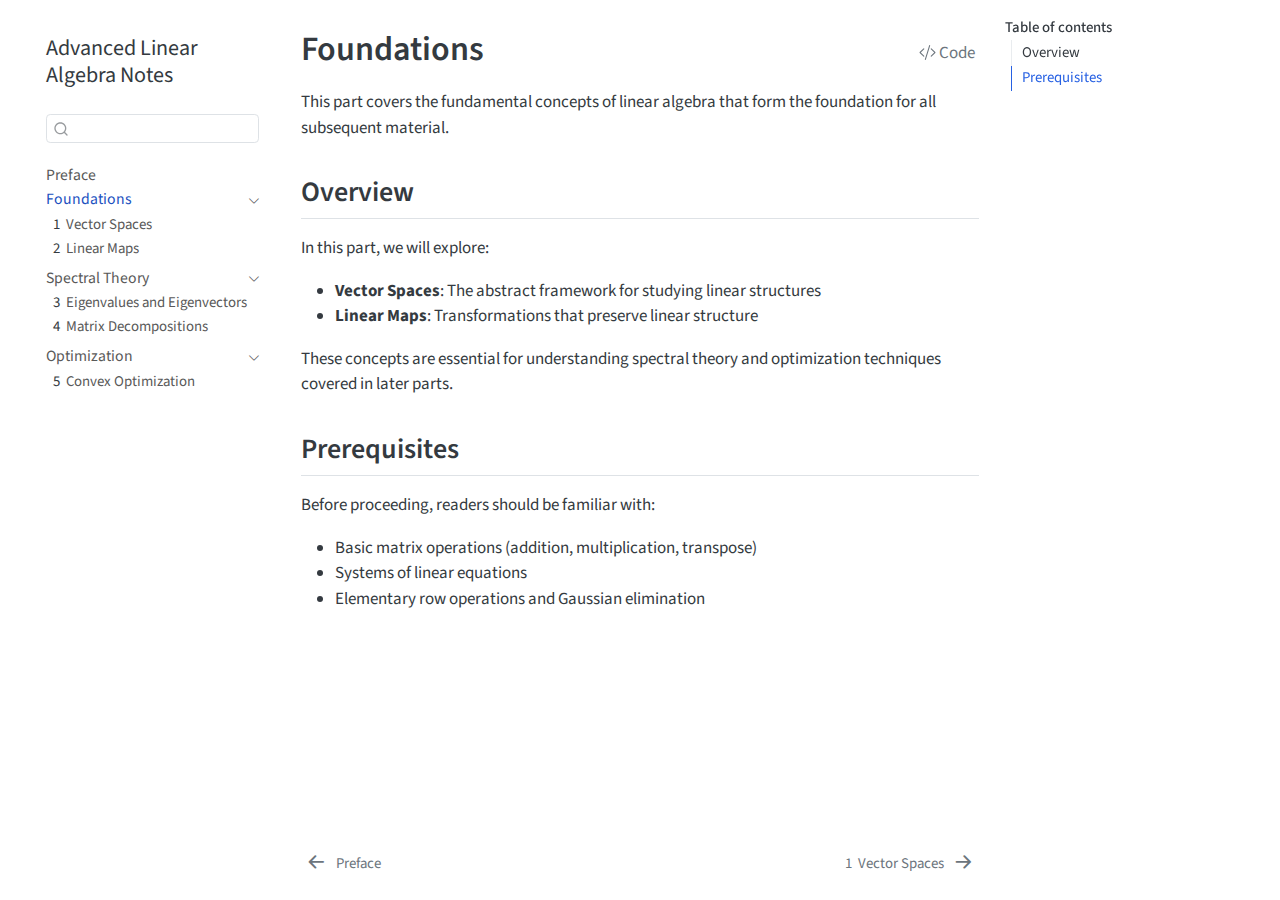
<file: _book/ch01-foundations/index.html>
<!DOCTYPE html>
<html xmlns="http://www.w3.org/1999/xhtml" lang="en" xml:lang="en"><head>

<meta charset="utf-8">
<meta name="generator" content="quarto-1.8.26">

<meta name="viewport" content="width=device-width, initial-scale=1.0, user-scalable=yes">


<title>Foundations – Advanced Linear Algebra Notes</title>
<style>
code{white-space: pre-wrap;}
span.smallcaps{font-variant: small-caps;}
div.columns{display: flex; gap: min(4vw, 1.5em);}
div.column{flex: auto; overflow-x: auto;}
div.hanging-indent{margin-left: 1.5em; text-indent: -1.5em;}
ul.task-list{list-style: none;}
ul.task-list li input[type="checkbox"] {
  width: 0.8em;
  margin: 0 0.8em 0.2em -1em; /* quarto-specific, see https://github.com/quarto-dev/quarto-cli/issues/4556 */ 
  vertical-align: middle;
}
/* CSS for syntax highlighting */
html { -webkit-text-size-adjust: 100%; }
pre > code.sourceCode { white-space: pre; position: relative; }
pre > code.sourceCode > span { display: inline-block; line-height: 1.25; }
pre > code.sourceCode > span:empty { height: 1.2em; }
.sourceCode { overflow: visible; }
code.sourceCode > span { color: inherit; text-decoration: inherit; }
div.sourceCode { margin: 1em 0; }
pre.sourceCode { margin: 0; }
@media screen {
div.sourceCode { overflow: auto; }
}
@media print {
pre > code.sourceCode { white-space: pre-wrap; }
pre > code.sourceCode > span { text-indent: -5em; padding-left: 5em; }
}
pre.numberSource code
  { counter-reset: source-line 0; }
pre.numberSource code > span
  { position: relative; left: -4em; counter-increment: source-line; }
pre.numberSource code > span > a:first-child::before
  { content: counter(source-line);
    position: relative; left: -1em; text-align: right; vertical-align: baseline;
    border: none; display: inline-block;
    -webkit-touch-callout: none; -webkit-user-select: none;
    -khtml-user-select: none; -moz-user-select: none;
    -ms-user-select: none; user-select: none;
    padding: 0 4px; width: 4em;
  }
pre.numberSource { margin-left: 3em;  padding-left: 4px; }
div.sourceCode
  {   }
@media screen {
pre > code.sourceCode > span > a:first-child::before { text-decoration: underline; }
}
</style>


<script src="../site_libs/quarto-nav/quarto-nav.js"></script>
<script src="../site_libs/quarto-nav/headroom.min.js"></script>
<script src="../site_libs/clipboard/clipboard.min.js"></script>
<script src="../site_libs/quarto-search/autocomplete.umd.js"></script>
<script src="../site_libs/quarto-search/fuse.min.js"></script>
<script src="../site_libs/quarto-search/quarto-search.js"></script>
<meta name="quarto:offset" content="../">
<link href="../ch01-foundations/01-vector-spaces.html" rel="next">
<link href="../index.html" rel="prev">
<script src="../site_libs/quarto-html/quarto.js" type="module"></script>
<script src="../site_libs/quarto-html/tabsets/tabsets.js" type="module"></script>
<script src="../site_libs/quarto-html/axe/axe-check.js" type="module"></script>
<script src="../site_libs/quarto-html/popper.min.js"></script>
<script src="../site_libs/quarto-html/tippy.umd.min.js"></script>
<script src="../site_libs/quarto-html/anchor.min.js"></script>
<link href="../site_libs/quarto-html/tippy.css" rel="stylesheet">
<link href="../site_libs/quarto-html/quarto-syntax-highlighting-587c61ba64f3a5504c4d52d930310e48.css" rel="stylesheet" id="quarto-text-highlighting-styles">
<script src="../site_libs/bootstrap/bootstrap.min.js"></script>
<link href="../site_libs/bootstrap/bootstrap-icons.css" rel="stylesheet">
<link href="../site_libs/bootstrap/bootstrap-27c261d06b905028a18691de25d09dde.min.css" rel="stylesheet" append-hash="true" id="quarto-bootstrap" data-mode="light">
<script id="quarto-search-options" type="application/json">{
  "location": "sidebar",
  "copy-button": false,
  "collapse-after": 3,
  "panel-placement": "start",
  "type": "textbox",
  "limit": 50,
  "keyboard-shortcut": [
    "f",
    "/",
    "s"
  ],
  "show-item-context": false,
  "language": {
    "search-no-results-text": "No results",
    "search-matching-documents-text": "matching documents",
    "search-copy-link-title": "Copy link to search",
    "search-hide-matches-text": "Hide additional matches",
    "search-more-match-text": "more match in this document",
    "search-more-matches-text": "more matches in this document",
    "search-clear-button-title": "Clear",
    "search-text-placeholder": "",
    "search-detached-cancel-button-title": "Cancel",
    "search-submit-button-title": "Submit",
    "search-label": "Search"
  }
}</script>


<link rel="stylesheet" href="../assets/custom.css">
</head>

<body class="nav-sidebar floating quarto-light">

<div id="quarto-search-results"></div>
  <header id="quarto-header" class="headroom fixed-top">
  <nav class="quarto-secondary-nav">
    <div class="container-fluid d-flex">
      <button type="button" class="quarto-btn-toggle btn" data-bs-toggle="collapse" role="button" data-bs-target=".quarto-sidebar-collapse-item" aria-controls="quarto-sidebar" aria-expanded="false" aria-label="Toggle sidebar navigation" onclick="if (window.quartoToggleHeadroom) { window.quartoToggleHeadroom(); }">
        <i class="bi bi-layout-text-sidebar-reverse"></i>
      </button>
        <nav class="quarto-page-breadcrumbs" aria-label="breadcrumb"><ol class="breadcrumb"><li class="breadcrumb-item"><a href="../ch01-foundations/index.html">Foundations</a></li></ol></nav>
        <a class="flex-grow-1" role="navigation" data-bs-toggle="collapse" data-bs-target=".quarto-sidebar-collapse-item" aria-controls="quarto-sidebar" aria-expanded="false" aria-label="Toggle sidebar navigation" onclick="if (window.quartoToggleHeadroom) { window.quartoToggleHeadroom(); }">      
        </a>
      <button type="button" class="btn quarto-search-button" aria-label="Search" onclick="window.quartoOpenSearch();">
        <i class="bi bi-search"></i>
      </button>
    </div>
  </nav>
</header>
<!-- content -->
<div id="quarto-content" class="quarto-container page-columns page-rows-contents page-layout-article">
<!-- sidebar -->
  <nav id="quarto-sidebar" class="sidebar collapse collapse-horizontal quarto-sidebar-collapse-item sidebar-navigation floating overflow-auto">
    <div class="pt-lg-2 mt-2 text-left sidebar-header">
    <div class="sidebar-title mb-0 py-0">
      <a href="../">Advanced Linear Algebra Notes</a> 
    </div>
      </div>
        <div class="mt-2 flex-shrink-0 align-items-center">
        <div class="sidebar-search">
        <div id="quarto-search" class="" title="Search"></div>
        </div>
        </div>
    <div class="sidebar-menu-container"> 
    <ul class="list-unstyled mt-1">
        <li class="sidebar-item">
  <div class="sidebar-item-container"> 
  <a href="../index.html" class="sidebar-item-text sidebar-link">
 <span class="menu-text">Preface</span></a>
  </div>
</li>
        <li class="sidebar-item sidebar-item-section">
      <div class="sidebar-item-container"> 
            <a href="../ch01-foundations/index.html" class="sidebar-item-text sidebar-link active">
 <span class="menu-text">Foundations</span></a>
          <a class="sidebar-item-toggle text-start" data-bs-toggle="collapse" data-bs-target="#quarto-sidebar-section-1" role="navigation" aria-expanded="true" aria-label="Toggle section">
            <i class="bi bi-chevron-right ms-2"></i>
          </a> 
      </div>
      <ul id="quarto-sidebar-section-1" class="collapse list-unstyled sidebar-section depth1 show">  
          <li class="sidebar-item">
  <div class="sidebar-item-container"> 
  <a href="../ch01-foundations/01-vector-spaces.html" class="sidebar-item-text sidebar-link">
 <span class="menu-text"><span class="chapter-number">1</span>&nbsp; <span class="chapter-title">Vector Spaces</span></span></a>
  </div>
</li>
          <li class="sidebar-item">
  <div class="sidebar-item-container"> 
  <a href="../ch01-foundations/02-linear-maps.html" class="sidebar-item-text sidebar-link">
 <span class="menu-text"><span class="chapter-number">2</span>&nbsp; <span class="chapter-title">Linear Maps</span></span></a>
  </div>
</li>
      </ul>
  </li>
        <li class="sidebar-item sidebar-item-section">
      <div class="sidebar-item-container"> 
            <a href="../ch02-spectral-theory/index.html" class="sidebar-item-text sidebar-link">
 <span class="menu-text">Spectral Theory</span></a>
          <a class="sidebar-item-toggle text-start" data-bs-toggle="collapse" data-bs-target="#quarto-sidebar-section-2" role="navigation" aria-expanded="true" aria-label="Toggle section">
            <i class="bi bi-chevron-right ms-2"></i>
          </a> 
      </div>
      <ul id="quarto-sidebar-section-2" class="collapse list-unstyled sidebar-section depth1 show">  
          <li class="sidebar-item">
  <div class="sidebar-item-container"> 
  <a href="../ch02-spectral-theory/01-eigenvalues.html" class="sidebar-item-text sidebar-link">
 <span class="menu-text"><span class="chapter-number">3</span>&nbsp; <span class="chapter-title">Eigenvalues and Eigenvectors</span></span></a>
  </div>
</li>
          <li class="sidebar-item">
  <div class="sidebar-item-container"> 
  <a href="../ch02-spectral-theory/02-decompositions.html" class="sidebar-item-text sidebar-link">
 <span class="menu-text"><span class="chapter-number">4</span>&nbsp; <span class="chapter-title">Matrix Decompositions</span></span></a>
  </div>
</li>
      </ul>
  </li>
        <li class="sidebar-item sidebar-item-section">
      <div class="sidebar-item-container"> 
            <a href="../ch03-optimization/index.html" class="sidebar-item-text sidebar-link">
 <span class="menu-text">Optimization</span></a>
          <a class="sidebar-item-toggle text-start" data-bs-toggle="collapse" data-bs-target="#quarto-sidebar-section-3" role="navigation" aria-expanded="true" aria-label="Toggle section">
            <i class="bi bi-chevron-right ms-2"></i>
          </a> 
      </div>
      <ul id="quarto-sidebar-section-3" class="collapse list-unstyled sidebar-section depth1 show">  
          <li class="sidebar-item">
  <div class="sidebar-item-container"> 
  <a href="../ch03-optimization/01-convex-optimization.html" class="sidebar-item-text sidebar-link">
 <span class="menu-text"><span class="chapter-number">5</span>&nbsp; <span class="chapter-title">Convex Optimization</span></span></a>
  </div>
</li>
      </ul>
  </li>
    </ul>
    </div>
</nav>
<div id="quarto-sidebar-glass" class="quarto-sidebar-collapse-item" data-bs-toggle="collapse" data-bs-target=".quarto-sidebar-collapse-item"></div>
<!-- margin-sidebar -->
    <div id="quarto-margin-sidebar" class="sidebar margin-sidebar">
        <nav id="TOC" role="doc-toc" class="toc-active">
    <h2 id="toc-title">Table of contents</h2>
   
  <ul>
  <li><a href="#overview" id="toc-overview" class="nav-link active" data-scroll-target="#overview">Overview</a></li>
  <li><a href="#prerequisites" id="toc-prerequisites" class="nav-link" data-scroll-target="#prerequisites">Prerequisites</a></li>
  </ul>
</nav>
    </div>
<!-- main -->
<main class="content" id="quarto-document-content">

<header id="title-block-header" class="quarto-title-block default">
<div class="quarto-title">
<div class="quarto-title-block"><div><h1 class="title">Foundations</h1><button type="button" class="btn code-tools-button" id="quarto-code-tools-source"><i class="bi"></i> Code</button></div></div>
</div>



<div class="quarto-title-meta">

    
  
    
  </div>
  


</header>


<p>This part covers the fundamental concepts of linear algebra that form the foundation for all subsequent material.</p>
<section id="overview" class="level2">
<h2 class="anchored" data-anchor-id="overview">Overview</h2>
<p>In this part, we will explore:</p>
<ul>
<li><strong>Vector Spaces</strong>: The abstract framework for studying linear structures</li>
<li><strong>Linear Maps</strong>: Transformations that preserve linear structure</li>
</ul>
<p>These concepts are essential for understanding spectral theory and optimization techniques covered in later parts.</p>
</section>
<section id="prerequisites" class="level2">
<h2 class="anchored" data-anchor-id="prerequisites">Prerequisites</h2>
<p>Before proceeding, readers should be familiar with:</p>
<ul>
<li>Basic matrix operations (addition, multiplication, transpose)</li>
<li>Systems of linear equations</li>
<li>Elementary row operations and Gaussian elimination</li>
</ul>


<!-- -->

</section>

</main> <!-- /main -->
<script id="quarto-html-after-body" type="application/javascript">
  window.document.addEventListener("DOMContentLoaded", function (event) {
    const icon = "";
    const anchorJS = new window.AnchorJS();
    anchorJS.options = {
      placement: 'right',
      icon: icon
    };
    anchorJS.add('.anchored');
    const isCodeAnnotation = (el) => {
      for (const clz of el.classList) {
        if (clz.startsWith('code-annotation-')) {                     
          return true;
        }
      }
      return false;
    }
    const onCopySuccess = function(e) {
      // button target
      const button = e.trigger;
      // don't keep focus
      button.blur();
      // flash "checked"
      button.classList.add('code-copy-button-checked');
      var currentTitle = button.getAttribute("title");
      button.setAttribute("title", "Copied!");
      let tooltip;
      if (window.bootstrap) {
        button.setAttribute("data-bs-toggle", "tooltip");
        button.setAttribute("data-bs-placement", "left");
        button.setAttribute("data-bs-title", "Copied!");
        tooltip = new bootstrap.Tooltip(button, 
          { trigger: "manual", 
            customClass: "code-copy-button-tooltip",
            offset: [0, -8]});
        tooltip.show();    
      }
      setTimeout(function() {
        if (tooltip) {
          tooltip.hide();
          button.removeAttribute("data-bs-title");
          button.removeAttribute("data-bs-toggle");
          button.removeAttribute("data-bs-placement");
        }
        button.setAttribute("title", currentTitle);
        button.classList.remove('code-copy-button-checked');
      }, 1000);
      // clear code selection
      e.clearSelection();
    }
    const getTextToCopy = function(trigger) {
      const outerScaffold = trigger.parentElement.cloneNode(true);
      const codeEl = outerScaffold.querySelector('code');
      for (const childEl of codeEl.children) {
        if (isCodeAnnotation(childEl)) {
          childEl.remove();
        }
      }
      return codeEl.innerText;
    }
    const clipboard = new window.ClipboardJS('.code-copy-button:not([data-in-quarto-modal])', {
      text: getTextToCopy
    });
    clipboard.on('success', onCopySuccess);
    if (window.document.getElementById('quarto-embedded-source-code-modal')) {
      const clipboardModal = new window.ClipboardJS('.code-copy-button[data-in-quarto-modal]', {
        text: getTextToCopy,
        container: window.document.getElementById('quarto-embedded-source-code-modal')
      });
      clipboardModal.on('success', onCopySuccess);
    }
    const viewSource = window.document.getElementById('quarto-view-source') ||
                       window.document.getElementById('quarto-code-tools-source');
    if (viewSource) {
      const sourceUrl = viewSource.getAttribute("data-quarto-source-url");
      viewSource.addEventListener("click", function(e) {
        if (sourceUrl) {
          // rstudio viewer pane
          if (/\bcapabilities=\b/.test(window.location)) {
            window.open(sourceUrl);
          } else {
            window.location.href = sourceUrl;
          }
        } else {
          const modal = new bootstrap.Modal(document.getElementById('quarto-embedded-source-code-modal'));
          modal.show();
        }
        return false;
      });
    }
    function toggleCodeHandler(show) {
      return function(e) {
        const detailsSrc = window.document.querySelectorAll(".cell > details > .sourceCode");
        for (let i=0; i<detailsSrc.length; i++) {
          const details = detailsSrc[i].parentElement;
          if (show) {
            details.open = true;
          } else {
            details.removeAttribute("open");
          }
        }
        const cellCodeDivs = window.document.querySelectorAll(".cell > .sourceCode");
        const fromCls = show ? "hidden" : "unhidden";
        const toCls = show ? "unhidden" : "hidden";
        for (let i=0; i<cellCodeDivs.length; i++) {
          const codeDiv = cellCodeDivs[i];
          if (codeDiv.classList.contains(fromCls)) {
            codeDiv.classList.remove(fromCls);
            codeDiv.classList.add(toCls);
          } 
        }
        return false;
      }
    }
    const hideAllCode = window.document.getElementById("quarto-hide-all-code");
    if (hideAllCode) {
      hideAllCode.addEventListener("click", toggleCodeHandler(false));
    }
    const showAllCode = window.document.getElementById("quarto-show-all-code");
    if (showAllCode) {
      showAllCode.addEventListener("click", toggleCodeHandler(true));
    }
      var localhostRegex = new RegExp(/^(?:http|https):\/\/localhost\:?[0-9]*\//);
      var mailtoRegex = new RegExp(/^mailto:/);
        var filterRegex = new RegExp('/' + window.location.host + '/');
      var isInternal = (href) => {
          return filterRegex.test(href) || localhostRegex.test(href) || mailtoRegex.test(href);
      }
      // Inspect non-navigation links and adorn them if external
     var links = window.document.querySelectorAll('a[href]:not(.nav-link):not(.navbar-brand):not(.toc-action):not(.sidebar-link):not(.sidebar-item-toggle):not(.pagination-link):not(.no-external):not([aria-hidden]):not(.dropdown-item):not(.quarto-navigation-tool):not(.about-link)');
      for (var i=0; i<links.length; i++) {
        const link = links[i];
        if (!isInternal(link.href)) {
          // undo the damage that might have been done by quarto-nav.js in the case of
          // links that we want to consider external
          if (link.dataset.originalHref !== undefined) {
            link.href = link.dataset.originalHref;
          }
        }
      }
    function tippyHover(el, contentFn, onTriggerFn, onUntriggerFn) {
      const config = {
        allowHTML: true,
        maxWidth: 500,
        delay: 100,
        arrow: false,
        appendTo: function(el) {
            return el.parentElement;
        },
        interactive: true,
        interactiveBorder: 10,
        theme: 'quarto',
        placement: 'bottom-start',
      };
      if (contentFn) {
        config.content = contentFn;
      }
      if (onTriggerFn) {
        config.onTrigger = onTriggerFn;
      }
      if (onUntriggerFn) {
        config.onUntrigger = onUntriggerFn;
      }
      window.tippy(el, config); 
    }
    const noterefs = window.document.querySelectorAll('a[role="doc-noteref"]');
    for (var i=0; i<noterefs.length; i++) {
      const ref = noterefs[i];
      tippyHover(ref, function() {
        // use id or data attribute instead here
        let href = ref.getAttribute('data-footnote-href') || ref.getAttribute('href');
        try { href = new URL(href).hash; } catch {}
        const id = href.replace(/^#\/?/, "");
        const note = window.document.getElementById(id);
        if (note) {
          return note.innerHTML;
        } else {
          return "";
        }
      });
    }
    const xrefs = window.document.querySelectorAll('a.quarto-xref');
    const processXRef = (id, note) => {
      // Strip column container classes
      const stripColumnClz = (el) => {
        el.classList.remove("page-full", "page-columns");
        if (el.children) {
          for (const child of el.children) {
            stripColumnClz(child);
          }
        }
      }
      stripColumnClz(note)
      if (id === null || id.startsWith('sec-')) {
        // Special case sections, only their first couple elements
        const container = document.createElement("div");
        if (note.children && note.children.length > 2) {
          container.appendChild(note.children[0].cloneNode(true));
          for (let i = 1; i < note.children.length; i++) {
            const child = note.children[i];
            if (child.tagName === "P" && child.innerText === "") {
              continue;
            } else {
              container.appendChild(child.cloneNode(true));
              break;
            }
          }
          if (window.Quarto?.typesetMath) {
            window.Quarto.typesetMath(container);
          }
          return container.innerHTML
        } else {
          if (window.Quarto?.typesetMath) {
            window.Quarto.typesetMath(note);
          }
          return note.innerHTML;
        }
      } else {
        // Remove any anchor links if they are present
        const anchorLink = note.querySelector('a.anchorjs-link');
        if (anchorLink) {
          anchorLink.remove();
        }
        if (window.Quarto?.typesetMath) {
          window.Quarto.typesetMath(note);
        }
        if (note.classList.contains("callout")) {
          return note.outerHTML;
        } else {
          return note.innerHTML;
        }
      }
    }
    for (var i=0; i<xrefs.length; i++) {
      const xref = xrefs[i];
      tippyHover(xref, undefined, function(instance) {
        instance.disable();
        let url = xref.getAttribute('href');
        let hash = undefined; 
        if (url.startsWith('#')) {
          hash = url;
        } else {
          try { hash = new URL(url).hash; } catch {}
        }
        if (hash) {
          const id = hash.replace(/^#\/?/, "");
          const note = window.document.getElementById(id);
          if (note !== null) {
            try {
              const html = processXRef(id, note.cloneNode(true));
              instance.setContent(html);
            } finally {
              instance.enable();
              instance.show();
            }
          } else {
            // See if we can fetch this
            fetch(url.split('#')[0])
            .then(res => res.text())
            .then(html => {
              const parser = new DOMParser();
              const htmlDoc = parser.parseFromString(html, "text/html");
              const note = htmlDoc.getElementById(id);
              if (note !== null) {
                const html = processXRef(id, note);
                instance.setContent(html);
              } 
            }).finally(() => {
              instance.enable();
              instance.show();
            });
          }
        } else {
          // See if we can fetch a full url (with no hash to target)
          // This is a special case and we should probably do some content thinning / targeting
          fetch(url)
          .then(res => res.text())
          .then(html => {
            const parser = new DOMParser();
            const htmlDoc = parser.parseFromString(html, "text/html");
            const note = htmlDoc.querySelector('main.content');
            if (note !== null) {
              // This should only happen for chapter cross references
              // (since there is no id in the URL)
              // remove the first header
              if (note.children.length > 0 && note.children[0].tagName === "HEADER") {
                note.children[0].remove();
              }
              const html = processXRef(null, note);
              instance.setContent(html);
            } 
          }).finally(() => {
            instance.enable();
            instance.show();
          });
        }
      }, function(instance) {
      });
    }
        let selectedAnnoteEl;
        const selectorForAnnotation = ( cell, annotation) => {
          let cellAttr = 'data-code-cell="' + cell + '"';
          let lineAttr = 'data-code-annotation="' +  annotation + '"';
          const selector = 'span[' + cellAttr + '][' + lineAttr + ']';
          return selector;
        }
        const selectCodeLines = (annoteEl) => {
          const doc = window.document;
          const targetCell = annoteEl.getAttribute("data-target-cell");
          const targetAnnotation = annoteEl.getAttribute("data-target-annotation");
          const annoteSpan = window.document.querySelector(selectorForAnnotation(targetCell, targetAnnotation));
          const lines = annoteSpan.getAttribute("data-code-lines").split(",");
          const lineIds = lines.map((line) => {
            return targetCell + "-" + line;
          })
          let top = null;
          let height = null;
          let parent = null;
          if (lineIds.length > 0) {
              //compute the position of the single el (top and bottom and make a div)
              const el = window.document.getElementById(lineIds[0]);
              top = el.offsetTop;
              height = el.offsetHeight;
              parent = el.parentElement.parentElement;
            if (lineIds.length > 1) {
              const lastEl = window.document.getElementById(lineIds[lineIds.length - 1]);
              const bottom = lastEl.offsetTop + lastEl.offsetHeight;
              height = bottom - top;
            }
            if (top !== null && height !== null && parent !== null) {
              // cook up a div (if necessary) and position it 
              let div = window.document.getElementById("code-annotation-line-highlight");
              if (div === null) {
                div = window.document.createElement("div");
                div.setAttribute("id", "code-annotation-line-highlight");
                div.style.position = 'absolute';
                parent.appendChild(div);
              }
              div.style.top = top - 2 + "px";
              div.style.height = height + 4 + "px";
              div.style.left = 0;
              let gutterDiv = window.document.getElementById("code-annotation-line-highlight-gutter");
              if (gutterDiv === null) {
                gutterDiv = window.document.createElement("div");
                gutterDiv.setAttribute("id", "code-annotation-line-highlight-gutter");
                gutterDiv.style.position = 'absolute';
                const codeCell = window.document.getElementById(targetCell);
                const gutter = codeCell.querySelector('.code-annotation-gutter');
                gutter.appendChild(gutterDiv);
              }
              gutterDiv.style.top = top - 2 + "px";
              gutterDiv.style.height = height + 4 + "px";
            }
            selectedAnnoteEl = annoteEl;
          }
        };
        const unselectCodeLines = () => {
          const elementsIds = ["code-annotation-line-highlight", "code-annotation-line-highlight-gutter"];
          elementsIds.forEach((elId) => {
            const div = window.document.getElementById(elId);
            if (div) {
              div.remove();
            }
          });
          selectedAnnoteEl = undefined;
        };
          // Handle positioning of the toggle
      window.addEventListener(
        "resize",
        throttle(() => {
          elRect = undefined;
          if (selectedAnnoteEl) {
            selectCodeLines(selectedAnnoteEl);
          }
        }, 10)
      );
      function throttle(fn, ms) {
      let throttle = false;
      let timer;
        return (...args) => {
          if(!throttle) { // first call gets through
              fn.apply(this, args);
              throttle = true;
          } else { // all the others get throttled
              if(timer) clearTimeout(timer); // cancel #2
              timer = setTimeout(() => {
                fn.apply(this, args);
                timer = throttle = false;
              }, ms);
          }
        };
      }
        // Attach click handler to the DT
        const annoteDls = window.document.querySelectorAll('dt[data-target-cell]');
        for (const annoteDlNode of annoteDls) {
          annoteDlNode.addEventListener('click', (event) => {
            const clickedEl = event.target;
            if (clickedEl !== selectedAnnoteEl) {
              unselectCodeLines();
              const activeEl = window.document.querySelector('dt[data-target-cell].code-annotation-active');
              if (activeEl) {
                activeEl.classList.remove('code-annotation-active');
              }
              selectCodeLines(clickedEl);
              clickedEl.classList.add('code-annotation-active');
            } else {
              // Unselect the line
              unselectCodeLines();
              clickedEl.classList.remove('code-annotation-active');
            }
          });
        }
    const findCites = (el) => {
      const parentEl = el.parentElement;
      if (parentEl) {
        const cites = parentEl.dataset.cites;
        if (cites) {
          return {
            el,
            cites: cites.split(' ')
          };
        } else {
          return findCites(el.parentElement)
        }
      } else {
        return undefined;
      }
    };
    var bibliorefs = window.document.querySelectorAll('a[role="doc-biblioref"]');
    for (var i=0; i<bibliorefs.length; i++) {
      const ref = bibliorefs[i];
      const citeInfo = findCites(ref);
      if (citeInfo) {
        tippyHover(citeInfo.el, function() {
          var popup = window.document.createElement('div');
          citeInfo.cites.forEach(function(cite) {
            var citeDiv = window.document.createElement('div');
            citeDiv.classList.add('hanging-indent');
            citeDiv.classList.add('csl-entry');
            var biblioDiv = window.document.getElementById('ref-' + cite);
            if (biblioDiv) {
              citeDiv.innerHTML = biblioDiv.innerHTML;
            }
            popup.appendChild(citeDiv);
          });
          return popup.innerHTML;
        });
      }
    }
  });
  </script>
<nav class="page-navigation">
  <div class="nav-page nav-page-previous">
      <a href="../index.html" class="pagination-link" aria-label="Preface">
        <i class="bi bi-arrow-left-short"></i> <span class="nav-page-text">Preface</span>
      </a>          
  </div>
  <div class="nav-page nav-page-next">
      <a href="../ch01-foundations/01-vector-spaces.html" class="pagination-link" aria-label="Vector Spaces">
        <span class="nav-page-text"><span class="chapter-number">1</span>&nbsp; <span class="chapter-title">Vector Spaces</span></span> <i class="bi bi-arrow-right-short"></i>
      </a>
  </div>
</nav><div class="modal fade" id="quarto-embedded-source-code-modal" tabindex="-1" aria-labelledby="quarto-embedded-source-code-modal-label" aria-hidden="true"><div class="modal-dialog modal-dialog-scrollable"><div class="modal-content"><div class="modal-header"><h5 class="modal-title" id="quarto-embedded-source-code-modal-label">Source Code</h5><button class="btn-close" data-bs-dismiss="modal"></button></div><div class="modal-body"><div class="">
<div class="code-copy-outer-scaffold"><div class="sourceCode" id="cb1" data-shortcodes="false"><pre class="sourceCode markdown code-with-copy"><code class="sourceCode markdown"><span id="cb1-1"><a href="#cb1-1" aria-hidden="true" tabindex="-1"></a><span class="fu"># Foundations {.unnumbered}</span></span>
<span id="cb1-2"><a href="#cb1-2" aria-hidden="true" tabindex="-1"></a></span>
<span id="cb1-3"><a href="#cb1-3" aria-hidden="true" tabindex="-1"></a>This part covers the fundamental concepts of linear algebra that form the foundation for all subsequent material.</span>
<span id="cb1-4"><a href="#cb1-4" aria-hidden="true" tabindex="-1"></a></span>
<span id="cb1-5"><a href="#cb1-5" aria-hidden="true" tabindex="-1"></a><span class="fu">## Overview</span></span>
<span id="cb1-6"><a href="#cb1-6" aria-hidden="true" tabindex="-1"></a></span>
<span id="cb1-7"><a href="#cb1-7" aria-hidden="true" tabindex="-1"></a>In this part, we will explore:</span>
<span id="cb1-8"><a href="#cb1-8" aria-hidden="true" tabindex="-1"></a></span>
<span id="cb1-9"><a href="#cb1-9" aria-hidden="true" tabindex="-1"></a><span class="ss">- </span>**Vector Spaces**: The abstract framework for studying linear structures</span>
<span id="cb1-10"><a href="#cb1-10" aria-hidden="true" tabindex="-1"></a><span class="ss">- </span>**Linear Maps**: Transformations that preserve linear structure</span>
<span id="cb1-11"><a href="#cb1-11" aria-hidden="true" tabindex="-1"></a></span>
<span id="cb1-12"><a href="#cb1-12" aria-hidden="true" tabindex="-1"></a>These concepts are essential for understanding spectral theory and optimization techniques covered in later parts.</span>
<span id="cb1-13"><a href="#cb1-13" aria-hidden="true" tabindex="-1"></a></span>
<span id="cb1-14"><a href="#cb1-14" aria-hidden="true" tabindex="-1"></a><span class="fu">## Prerequisites</span></span>
<span id="cb1-15"><a href="#cb1-15" aria-hidden="true" tabindex="-1"></a></span>
<span id="cb1-16"><a href="#cb1-16" aria-hidden="true" tabindex="-1"></a>Before proceeding, readers should be familiar with:</span>
<span id="cb1-17"><a href="#cb1-17" aria-hidden="true" tabindex="-1"></a></span>
<span id="cb1-18"><a href="#cb1-18" aria-hidden="true" tabindex="-1"></a><span class="ss">- </span>Basic matrix operations (addition, multiplication, transpose)</span>
<span id="cb1-19"><a href="#cb1-19" aria-hidden="true" tabindex="-1"></a><span class="ss">- </span>Systems of linear equations</span>
<span id="cb1-20"><a href="#cb1-20" aria-hidden="true" tabindex="-1"></a><span class="ss">- </span>Elementary row operations and Gaussian elimination</span></code></pre></div><button title="Copy to Clipboard" class="code-copy-button" data-in-quarto-modal=""><i class="bi"></i></button></div>
</div></div></div></div></div>
</div> <!-- /content -->
<script>
// Add PDF download link to each page (skip index pages which have no PDFs)
document.addEventListener('DOMContentLoaded', function() {
  var path = window.location.pathname;
  
  // Skip index pages - they don't have individual PDFs
  if (path.endsWith('/') || path.endsWith('/index.html') || path === '/index.html') {
    return;
  }
  
  var pdfPath = path.replace(/\.html$/, '.pdf');
  
  var link = document.createElement('a');
  link.href = pdfPath;
  link.className = 'btn btn-outline-primary btn-sm pdf-download-btn';
  link.innerHTML = '<i class="bi bi-file-pdf"></i> Download PDF';
  link.style.cssText = 'position:fixed;bottom:20px;right:20px;z-index:1000;';
  document.body.appendChild(link);
});
</script>




</body></html>
</file>
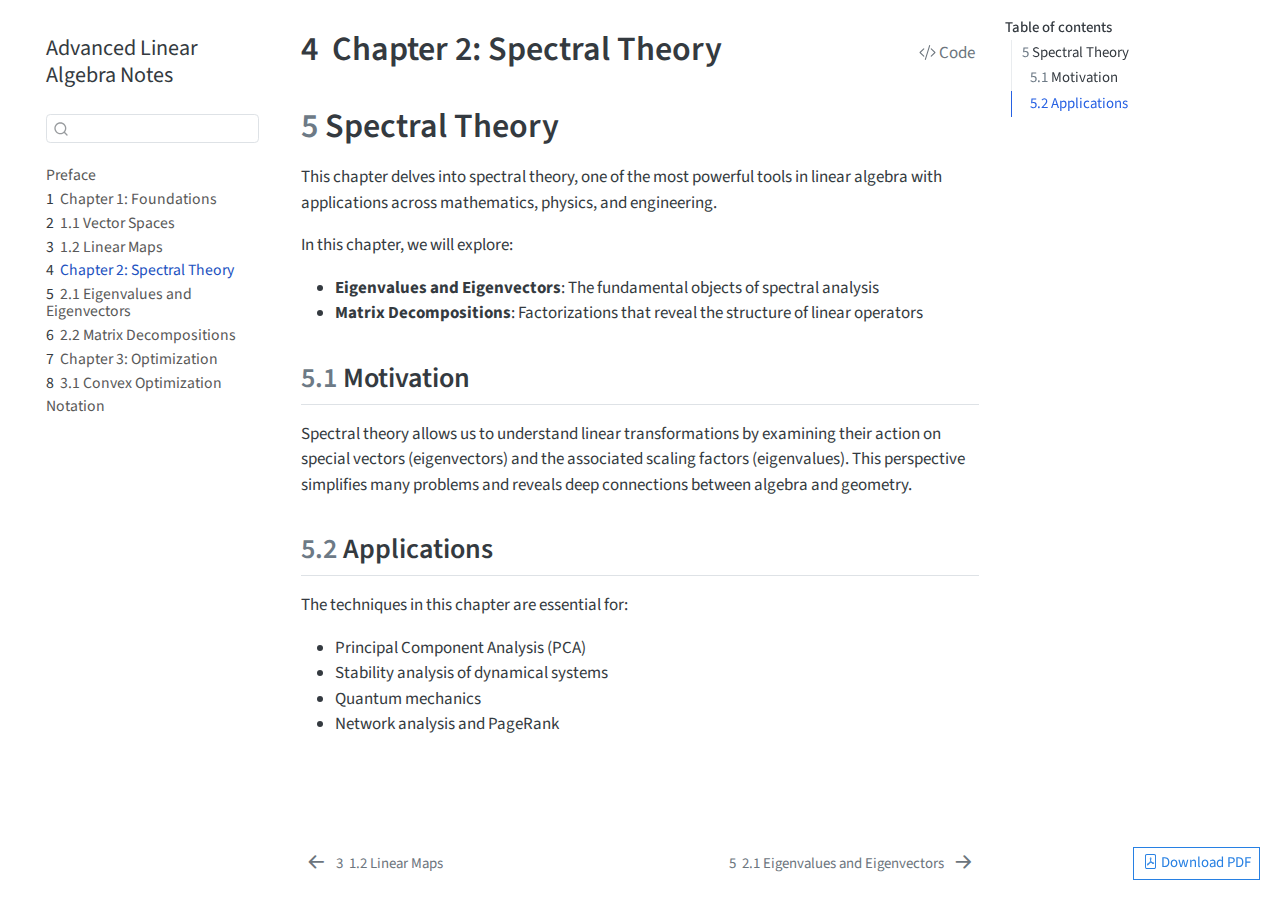
<file: _book/ch02-spectral-theory/index.html>
<!DOCTYPE html>
<html xmlns="http://www.w3.org/1999/xhtml" lang="en" xml:lang="en"><head>

<meta charset="utf-8">
<meta name="generator" content="quarto-1.8.26">

<meta name="viewport" content="width=device-width, initial-scale=1.0, user-scalable=yes">


<title>4&nbsp; Chapter 2: Spectral Theory – Advanced Linear Algebra Notes</title>
<style>
code{white-space: pre-wrap;}
span.smallcaps{font-variant: small-caps;}
div.columns{display: flex; gap: min(4vw, 1.5em);}
div.column{flex: auto; overflow-x: auto;}
div.hanging-indent{margin-left: 1.5em; text-indent: -1.5em;}
ul.task-list{list-style: none;}
ul.task-list li input[type="checkbox"] {
  width: 0.8em;
  margin: 0 0.8em 0.2em -1em; /* quarto-specific, see https://github.com/quarto-dev/quarto-cli/issues/4556 */ 
  vertical-align: middle;
}
/* CSS for syntax highlighting */
html { -webkit-text-size-adjust: 100%; }
pre > code.sourceCode { white-space: pre; position: relative; }
pre > code.sourceCode > span { display: inline-block; line-height: 1.25; }
pre > code.sourceCode > span:empty { height: 1.2em; }
.sourceCode { overflow: visible; }
code.sourceCode > span { color: inherit; text-decoration: inherit; }
div.sourceCode { margin: 1em 0; }
pre.sourceCode { margin: 0; }
@media screen {
div.sourceCode { overflow: auto; }
}
@media print {
pre > code.sourceCode { white-space: pre-wrap; }
pre > code.sourceCode > span { text-indent: -5em; padding-left: 5em; }
}
pre.numberSource code
  { counter-reset: source-line 0; }
pre.numberSource code > span
  { position: relative; left: -4em; counter-increment: source-line; }
pre.numberSource code > span > a:first-child::before
  { content: counter(source-line);
    position: relative; left: -1em; text-align: right; vertical-align: baseline;
    border: none; display: inline-block;
    -webkit-touch-callout: none; -webkit-user-select: none;
    -khtml-user-select: none; -moz-user-select: none;
    -ms-user-select: none; user-select: none;
    padding: 0 4px; width: 4em;
  }
pre.numberSource { margin-left: 3em;  padding-left: 4px; }
div.sourceCode
  {   }
@media screen {
pre > code.sourceCode > span > a:first-child::before { text-decoration: underline; }
}
</style>


<script src="../site_libs/quarto-nav/quarto-nav.js"></script>
<script src="../site_libs/quarto-nav/headroom.min.js"></script>
<script src="../site_libs/clipboard/clipboard.min.js"></script>
<script src="../site_libs/quarto-search/autocomplete.umd.js"></script>
<script src="../site_libs/quarto-search/fuse.min.js"></script>
<script src="../site_libs/quarto-search/quarto-search.js"></script>
<meta name="quarto:offset" content="../">
<link href="../ch02-spectral-theory/01-eigenvalues.html" rel="next">
<link href="../ch01-foundations/02-linear-maps.html" rel="prev">
<script src="../site_libs/quarto-html/quarto.js" type="module"></script>
<script src="../site_libs/quarto-html/tabsets/tabsets.js" type="module"></script>
<script src="../site_libs/quarto-html/axe/axe-check.js" type="module"></script>
<script src="../site_libs/quarto-html/popper.min.js"></script>
<script src="../site_libs/quarto-html/tippy.umd.min.js"></script>
<script src="../site_libs/quarto-html/anchor.min.js"></script>
<link href="../site_libs/quarto-html/tippy.css" rel="stylesheet">
<link href="../site_libs/quarto-html/quarto-syntax-highlighting-587c61ba64f3a5504c4d52d930310e48.css" rel="stylesheet" id="quarto-text-highlighting-styles">
<script src="../site_libs/bootstrap/bootstrap.min.js"></script>
<link href="../site_libs/bootstrap/bootstrap-icons.css" rel="stylesheet">
<link href="../site_libs/bootstrap/bootstrap-27c261d06b905028a18691de25d09dde.min.css" rel="stylesheet" append-hash="true" id="quarto-bootstrap" data-mode="light">
<script id="quarto-search-options" type="application/json">{
  "location": "sidebar",
  "copy-button": false,
  "collapse-after": 3,
  "panel-placement": "start",
  "type": "textbox",
  "limit": 50,
  "keyboard-shortcut": [
    "f",
    "/",
    "s"
  ],
  "show-item-context": false,
  "language": {
    "search-no-results-text": "No results",
    "search-matching-documents-text": "matching documents",
    "search-copy-link-title": "Copy link to search",
    "search-hide-matches-text": "Hide additional matches",
    "search-more-match-text": "more match in this document",
    "search-more-matches-text": "more matches in this document",
    "search-clear-button-title": "Clear",
    "search-text-placeholder": "",
    "search-detached-cancel-button-title": "Cancel",
    "search-submit-button-title": "Submit",
    "search-label": "Search"
  }
}</script>


<link rel="stylesheet" href="../assets/custom.css">
</head>

<body class="nav-sidebar floating quarto-light">

<div id="quarto-search-results"></div>
  <header id="quarto-header" class="headroom fixed-top">
  <nav class="quarto-secondary-nav">
    <div class="container-fluid d-flex">
      <button type="button" class="quarto-btn-toggle btn" data-bs-toggle="collapse" role="button" data-bs-target=".quarto-sidebar-collapse-item" aria-controls="quarto-sidebar" aria-expanded="false" aria-label="Toggle sidebar navigation" onclick="if (window.quartoToggleHeadroom) { window.quartoToggleHeadroom(); }">
        <i class="bi bi-layout-text-sidebar-reverse"></i>
      </button>
        <nav class="quarto-page-breadcrumbs" aria-label="breadcrumb"><ol class="breadcrumb"><li class="breadcrumb-item"><a href="../ch02-spectral-theory/index.html"><span class="chapter-number">4</span>&nbsp; <span class="chapter-title">Chapter 2: Spectral Theory</span></a></li></ol></nav>
        <a class="flex-grow-1" role="navigation" data-bs-toggle="collapse" data-bs-target=".quarto-sidebar-collapse-item" aria-controls="quarto-sidebar" aria-expanded="false" aria-label="Toggle sidebar navigation" onclick="if (window.quartoToggleHeadroom) { window.quartoToggleHeadroom(); }">      
        </a>
      <button type="button" class="btn quarto-search-button" aria-label="Search" onclick="window.quartoOpenSearch();">
        <i class="bi bi-search"></i>
      </button>
    </div>
  </nav>
</header>
<!-- content -->
<div id="quarto-content" class="quarto-container page-columns page-rows-contents page-layout-article">
<!-- sidebar -->
  <nav id="quarto-sidebar" class="sidebar collapse collapse-horizontal quarto-sidebar-collapse-item sidebar-navigation floating overflow-auto">
    <div class="pt-lg-2 mt-2 text-left sidebar-header">
    <div class="sidebar-title mb-0 py-0">
      <a href="../">Advanced Linear Algebra Notes</a> 
    </div>
      </div>
        <div class="mt-2 flex-shrink-0 align-items-center">
        <div class="sidebar-search">
        <div id="quarto-search" class="" title="Search"></div>
        </div>
        </div>
    <div class="sidebar-menu-container"> 
    <ul class="list-unstyled mt-1">
        <li class="sidebar-item">
  <div class="sidebar-item-container"> 
  <a href="../index.html" class="sidebar-item-text sidebar-link">
 <span class="menu-text">Preface</span></a>
  </div>
</li>
        <li class="sidebar-item">
  <div class="sidebar-item-container"> 
  <a href="../ch01-foundations/index.html" class="sidebar-item-text sidebar-link">
 <span class="menu-text"><span class="chapter-number">1</span>&nbsp; <span class="chapter-title">Chapter 1: Foundations</span></span></a>
  </div>
</li>
        <li class="sidebar-item">
  <div class="sidebar-item-container"> 
  <a href="../ch01-foundations/01-vector-spaces.html" class="sidebar-item-text sidebar-link">
 <span class="menu-text"><span class="chapter-number">2</span>&nbsp; <span class="chapter-title">1.1 Vector Spaces</span></span></a>
  </div>
</li>
        <li class="sidebar-item">
  <div class="sidebar-item-container"> 
  <a href="../ch01-foundations/02-linear-maps.html" class="sidebar-item-text sidebar-link">
 <span class="menu-text"><span class="chapter-number">3</span>&nbsp; <span class="chapter-title">1.2 Linear Maps</span></span></a>
  </div>
</li>
        <li class="sidebar-item">
  <div class="sidebar-item-container"> 
  <a href="../ch02-spectral-theory/index.html" class="sidebar-item-text sidebar-link active">
 <span class="menu-text"><span class="chapter-number">4</span>&nbsp; <span class="chapter-title">Chapter 2: Spectral Theory</span></span></a>
  </div>
</li>
        <li class="sidebar-item">
  <div class="sidebar-item-container"> 
  <a href="../ch02-spectral-theory/01-eigenvalues.html" class="sidebar-item-text sidebar-link">
 <span class="menu-text"><span class="chapter-number">5</span>&nbsp; <span class="chapter-title">2.1 Eigenvalues and Eigenvectors</span></span></a>
  </div>
</li>
        <li class="sidebar-item">
  <div class="sidebar-item-container"> 
  <a href="../ch02-spectral-theory/02-decompositions.html" class="sidebar-item-text sidebar-link">
 <span class="menu-text"><span class="chapter-number">6</span>&nbsp; <span class="chapter-title">2.2 Matrix Decompositions</span></span></a>
  </div>
</li>
        <li class="sidebar-item">
  <div class="sidebar-item-container"> 
  <a href="../ch03-optimization/index.html" class="sidebar-item-text sidebar-link">
 <span class="menu-text"><span class="chapter-number">7</span>&nbsp; <span class="chapter-title">Chapter 3: Optimization</span></span></a>
  </div>
</li>
        <li class="sidebar-item">
  <div class="sidebar-item-container"> 
  <a href="../ch03-optimization/01-convex-optimization.html" class="sidebar-item-text sidebar-link">
 <span class="menu-text"><span class="chapter-number">8</span>&nbsp; <span class="chapter-title">3.1 Convex Optimization</span></span></a>
  </div>
</li>
        <li class="sidebar-item">
  <div class="sidebar-item-container"> 
  <a href="../appendices/notation.html" class="sidebar-item-text sidebar-link">
 <span class="menu-text">Notation</span></a>
  </div>
</li>
    </ul>
    </div>
</nav>
<div id="quarto-sidebar-glass" class="quarto-sidebar-collapse-item" data-bs-toggle="collapse" data-bs-target=".quarto-sidebar-collapse-item"></div>
<!-- margin-sidebar -->
    <div id="quarto-margin-sidebar" class="sidebar margin-sidebar">
        <nav id="TOC" role="doc-toc" class="toc-active">
    <h2 id="toc-title">Table of contents</h2>
   
  <ul>
  <li><a href="#spectral-theory" id="toc-spectral-theory" class="nav-link active" data-scroll-target="#spectral-theory"><span class="header-section-number">5</span> Spectral Theory</a>
  <ul class="collapse">
  <li><a href="#motivation" id="toc-motivation" class="nav-link" data-scroll-target="#motivation"><span class="header-section-number">5.1</span> Motivation</a></li>
  <li><a href="#applications" id="toc-applications" class="nav-link" data-scroll-target="#applications"><span class="header-section-number">5.2</span> Applications</a></li>
  </ul></li>
  </ul>
</nav>
    </div>
<!-- main -->
<main class="content" id="quarto-document-content">

<header id="title-block-header" class="quarto-title-block default">
<div class="quarto-title">
<div class="quarto-title-block"><div><h1 class="title"><span class="chapter-number">4</span>&nbsp; <span class="chapter-title">Chapter 2: Spectral Theory</span></h1><button type="button" class="btn code-tools-button" id="quarto-code-tools-source"><i class="bi"></i> Code</button></div></div>
</div>



<div class="quarto-title-meta">

    
  
    
  </div>
  


</header>


<section id="spectral-theory" class="level1" data-number="5">
<h1 data-number="5"><span class="header-section-number">5</span> Spectral Theory</h1>
<p>This chapter delves into spectral theory, one of the most powerful tools in linear algebra with applications across mathematics, physics, and engineering.</p>
<p>In this chapter, we will explore:</p>
<ul>
<li><strong>Eigenvalues and Eigenvectors</strong>: The fundamental objects of spectral analysis</li>
<li><strong>Matrix Decompositions</strong>: Factorizations that reveal the structure of linear operators</li>
</ul>
<section id="motivation" class="level2" data-number="5.1">
<h2 data-number="5.1" class="anchored" data-anchor-id="motivation"><span class="header-section-number">5.1</span> Motivation</h2>
<p>Spectral theory allows us to understand linear transformations by examining their action on special vectors (eigenvectors) and the associated scaling factors (eigenvalues). This perspective simplifies many problems and reveals deep connections between algebra and geometry.</p>
</section>
<section id="applications" class="level2" data-number="5.2">
<h2 data-number="5.2" class="anchored" data-anchor-id="applications"><span class="header-section-number">5.2</span> Applications</h2>
<p>The techniques in this chapter are essential for:</p>
<ul>
<li>Principal Component Analysis (PCA)</li>
<li>Stability analysis of dynamical systems</li>
<li>Quantum mechanics</li>
<li>Network analysis and PageRank</li>
</ul>


<!-- -->

</section>
</section>

</main> <!-- /main -->
<script id="quarto-html-after-body" type="application/javascript">
  window.document.addEventListener("DOMContentLoaded", function (event) {
    const icon = "";
    const anchorJS = new window.AnchorJS();
    anchorJS.options = {
      placement: 'right',
      icon: icon
    };
    anchorJS.add('.anchored');
    const isCodeAnnotation = (el) => {
      for (const clz of el.classList) {
        if (clz.startsWith('code-annotation-')) {                     
          return true;
        }
      }
      return false;
    }
    const onCopySuccess = function(e) {
      // button target
      const button = e.trigger;
      // don't keep focus
      button.blur();
      // flash "checked"
      button.classList.add('code-copy-button-checked');
      var currentTitle = button.getAttribute("title");
      button.setAttribute("title", "Copied!");
      let tooltip;
      if (window.bootstrap) {
        button.setAttribute("data-bs-toggle", "tooltip");
        button.setAttribute("data-bs-placement", "left");
        button.setAttribute("data-bs-title", "Copied!");
        tooltip = new bootstrap.Tooltip(button, 
          { trigger: "manual", 
            customClass: "code-copy-button-tooltip",
            offset: [0, -8]});
        tooltip.show();    
      }
      setTimeout(function() {
        if (tooltip) {
          tooltip.hide();
          button.removeAttribute("data-bs-title");
          button.removeAttribute("data-bs-toggle");
          button.removeAttribute("data-bs-placement");
        }
        button.setAttribute("title", currentTitle);
        button.classList.remove('code-copy-button-checked');
      }, 1000);
      // clear code selection
      e.clearSelection();
    }
    const getTextToCopy = function(trigger) {
      const outerScaffold = trigger.parentElement.cloneNode(true);
      const codeEl = outerScaffold.querySelector('code');
      for (const childEl of codeEl.children) {
        if (isCodeAnnotation(childEl)) {
          childEl.remove();
        }
      }
      return codeEl.innerText;
    }
    const clipboard = new window.ClipboardJS('.code-copy-button:not([data-in-quarto-modal])', {
      text: getTextToCopy
    });
    clipboard.on('success', onCopySuccess);
    if (window.document.getElementById('quarto-embedded-source-code-modal')) {
      const clipboardModal = new window.ClipboardJS('.code-copy-button[data-in-quarto-modal]', {
        text: getTextToCopy,
        container: window.document.getElementById('quarto-embedded-source-code-modal')
      });
      clipboardModal.on('success', onCopySuccess);
    }
    const viewSource = window.document.getElementById('quarto-view-source') ||
                       window.document.getElementById('quarto-code-tools-source');
    if (viewSource) {
      const sourceUrl = viewSource.getAttribute("data-quarto-source-url");
      viewSource.addEventListener("click", function(e) {
        if (sourceUrl) {
          // rstudio viewer pane
          if (/\bcapabilities=\b/.test(window.location)) {
            window.open(sourceUrl);
          } else {
            window.location.href = sourceUrl;
          }
        } else {
          const modal = new bootstrap.Modal(document.getElementById('quarto-embedded-source-code-modal'));
          modal.show();
        }
        return false;
      });
    }
    function toggleCodeHandler(show) {
      return function(e) {
        const detailsSrc = window.document.querySelectorAll(".cell > details > .sourceCode");
        for (let i=0; i<detailsSrc.length; i++) {
          const details = detailsSrc[i].parentElement;
          if (show) {
            details.open = true;
          } else {
            details.removeAttribute("open");
          }
        }
        const cellCodeDivs = window.document.querySelectorAll(".cell > .sourceCode");
        const fromCls = show ? "hidden" : "unhidden";
        const toCls = show ? "unhidden" : "hidden";
        for (let i=0; i<cellCodeDivs.length; i++) {
          const codeDiv = cellCodeDivs[i];
          if (codeDiv.classList.contains(fromCls)) {
            codeDiv.classList.remove(fromCls);
            codeDiv.classList.add(toCls);
          } 
        }
        return false;
      }
    }
    const hideAllCode = window.document.getElementById("quarto-hide-all-code");
    if (hideAllCode) {
      hideAllCode.addEventListener("click", toggleCodeHandler(false));
    }
    const showAllCode = window.document.getElementById("quarto-show-all-code");
    if (showAllCode) {
      showAllCode.addEventListener("click", toggleCodeHandler(true));
    }
      var localhostRegex = new RegExp(/^(?:http|https):\/\/localhost\:?[0-9]*\//);
      var mailtoRegex = new RegExp(/^mailto:/);
        var filterRegex = new RegExp('/' + window.location.host + '/');
      var isInternal = (href) => {
          return filterRegex.test(href) || localhostRegex.test(href) || mailtoRegex.test(href);
      }
      // Inspect non-navigation links and adorn them if external
     var links = window.document.querySelectorAll('a[href]:not(.nav-link):not(.navbar-brand):not(.toc-action):not(.sidebar-link):not(.sidebar-item-toggle):not(.pagination-link):not(.no-external):not([aria-hidden]):not(.dropdown-item):not(.quarto-navigation-tool):not(.about-link)');
      for (var i=0; i<links.length; i++) {
        const link = links[i];
        if (!isInternal(link.href)) {
          // undo the damage that might have been done by quarto-nav.js in the case of
          // links that we want to consider external
          if (link.dataset.originalHref !== undefined) {
            link.href = link.dataset.originalHref;
          }
        }
      }
    function tippyHover(el, contentFn, onTriggerFn, onUntriggerFn) {
      const config = {
        allowHTML: true,
        maxWidth: 500,
        delay: 100,
        arrow: false,
        appendTo: function(el) {
            return el.parentElement;
        },
        interactive: true,
        interactiveBorder: 10,
        theme: 'quarto',
        placement: 'bottom-start',
      };
      if (contentFn) {
        config.content = contentFn;
      }
      if (onTriggerFn) {
        config.onTrigger = onTriggerFn;
      }
      if (onUntriggerFn) {
        config.onUntrigger = onUntriggerFn;
      }
      window.tippy(el, config); 
    }
    const noterefs = window.document.querySelectorAll('a[role="doc-noteref"]');
    for (var i=0; i<noterefs.length; i++) {
      const ref = noterefs[i];
      tippyHover(ref, function() {
        // use id or data attribute instead here
        let href = ref.getAttribute('data-footnote-href') || ref.getAttribute('href');
        try { href = new URL(href).hash; } catch {}
        const id = href.replace(/^#\/?/, "");
        const note = window.document.getElementById(id);
        if (note) {
          return note.innerHTML;
        } else {
          return "";
        }
      });
    }
    const xrefs = window.document.querySelectorAll('a.quarto-xref');
    const processXRef = (id, note) => {
      // Strip column container classes
      const stripColumnClz = (el) => {
        el.classList.remove("page-full", "page-columns");
        if (el.children) {
          for (const child of el.children) {
            stripColumnClz(child);
          }
        }
      }
      stripColumnClz(note)
      if (id === null || id.startsWith('sec-')) {
        // Special case sections, only their first couple elements
        const container = document.createElement("div");
        if (note.children && note.children.length > 2) {
          container.appendChild(note.children[0].cloneNode(true));
          for (let i = 1; i < note.children.length; i++) {
            const child = note.children[i];
            if (child.tagName === "P" && child.innerText === "") {
              continue;
            } else {
              container.appendChild(child.cloneNode(true));
              break;
            }
          }
          if (window.Quarto?.typesetMath) {
            window.Quarto.typesetMath(container);
          }
          return container.innerHTML
        } else {
          if (window.Quarto?.typesetMath) {
            window.Quarto.typesetMath(note);
          }
          return note.innerHTML;
        }
      } else {
        // Remove any anchor links if they are present
        const anchorLink = note.querySelector('a.anchorjs-link');
        if (anchorLink) {
          anchorLink.remove();
        }
        if (window.Quarto?.typesetMath) {
          window.Quarto.typesetMath(note);
        }
        if (note.classList.contains("callout")) {
          return note.outerHTML;
        } else {
          return note.innerHTML;
        }
      }
    }
    for (var i=0; i<xrefs.length; i++) {
      const xref = xrefs[i];
      tippyHover(xref, undefined, function(instance) {
        instance.disable();
        let url = xref.getAttribute('href');
        let hash = undefined; 
        if (url.startsWith('#')) {
          hash = url;
        } else {
          try { hash = new URL(url).hash; } catch {}
        }
        if (hash) {
          const id = hash.replace(/^#\/?/, "");
          const note = window.document.getElementById(id);
          if (note !== null) {
            try {
              const html = processXRef(id, note.cloneNode(true));
              instance.setContent(html);
            } finally {
              instance.enable();
              instance.show();
            }
          } else {
            // See if we can fetch this
            fetch(url.split('#')[0])
            .then(res => res.text())
            .then(html => {
              const parser = new DOMParser();
              const htmlDoc = parser.parseFromString(html, "text/html");
              const note = htmlDoc.getElementById(id);
              if (note !== null) {
                const html = processXRef(id, note);
                instance.setContent(html);
              } 
            }).finally(() => {
              instance.enable();
              instance.show();
            });
          }
        } else {
          // See if we can fetch a full url (with no hash to target)
          // This is a special case and we should probably do some content thinning / targeting
          fetch(url)
          .then(res => res.text())
          .then(html => {
            const parser = new DOMParser();
            const htmlDoc = parser.parseFromString(html, "text/html");
            const note = htmlDoc.querySelector('main.content');
            if (note !== null) {
              // This should only happen for chapter cross references
              // (since there is no id in the URL)
              // remove the first header
              if (note.children.length > 0 && note.children[0].tagName === "HEADER") {
                note.children[0].remove();
              }
              const html = processXRef(null, note);
              instance.setContent(html);
            } 
          }).finally(() => {
            instance.enable();
            instance.show();
          });
        }
      }, function(instance) {
      });
    }
        let selectedAnnoteEl;
        const selectorForAnnotation = ( cell, annotation) => {
          let cellAttr = 'data-code-cell="' + cell + '"';
          let lineAttr = 'data-code-annotation="' +  annotation + '"';
          const selector = 'span[' + cellAttr + '][' + lineAttr + ']';
          return selector;
        }
        const selectCodeLines = (annoteEl) => {
          const doc = window.document;
          const targetCell = annoteEl.getAttribute("data-target-cell");
          const targetAnnotation = annoteEl.getAttribute("data-target-annotation");
          const annoteSpan = window.document.querySelector(selectorForAnnotation(targetCell, targetAnnotation));
          const lines = annoteSpan.getAttribute("data-code-lines").split(",");
          const lineIds = lines.map((line) => {
            return targetCell + "-" + line;
          })
          let top = null;
          let height = null;
          let parent = null;
          if (lineIds.length > 0) {
              //compute the position of the single el (top and bottom and make a div)
              const el = window.document.getElementById(lineIds[0]);
              top = el.offsetTop;
              height = el.offsetHeight;
              parent = el.parentElement.parentElement;
            if (lineIds.length > 1) {
              const lastEl = window.document.getElementById(lineIds[lineIds.length - 1]);
              const bottom = lastEl.offsetTop + lastEl.offsetHeight;
              height = bottom - top;
            }
            if (top !== null && height !== null && parent !== null) {
              // cook up a div (if necessary) and position it 
              let div = window.document.getElementById("code-annotation-line-highlight");
              if (div === null) {
                div = window.document.createElement("div");
                div.setAttribute("id", "code-annotation-line-highlight");
                div.style.position = 'absolute';
                parent.appendChild(div);
              }
              div.style.top = top - 2 + "px";
              div.style.height = height + 4 + "px";
              div.style.left = 0;
              let gutterDiv = window.document.getElementById("code-annotation-line-highlight-gutter");
              if (gutterDiv === null) {
                gutterDiv = window.document.createElement("div");
                gutterDiv.setAttribute("id", "code-annotation-line-highlight-gutter");
                gutterDiv.style.position = 'absolute';
                const codeCell = window.document.getElementById(targetCell);
                const gutter = codeCell.querySelector('.code-annotation-gutter');
                gutter.appendChild(gutterDiv);
              }
              gutterDiv.style.top = top - 2 + "px";
              gutterDiv.style.height = height + 4 + "px";
            }
            selectedAnnoteEl = annoteEl;
          }
        };
        const unselectCodeLines = () => {
          const elementsIds = ["code-annotation-line-highlight", "code-annotation-line-highlight-gutter"];
          elementsIds.forEach((elId) => {
            const div = window.document.getElementById(elId);
            if (div) {
              div.remove();
            }
          });
          selectedAnnoteEl = undefined;
        };
          // Handle positioning of the toggle
      window.addEventListener(
        "resize",
        throttle(() => {
          elRect = undefined;
          if (selectedAnnoteEl) {
            selectCodeLines(selectedAnnoteEl);
          }
        }, 10)
      );
      function throttle(fn, ms) {
      let throttle = false;
      let timer;
        return (...args) => {
          if(!throttle) { // first call gets through
              fn.apply(this, args);
              throttle = true;
          } else { // all the others get throttled
              if(timer) clearTimeout(timer); // cancel #2
              timer = setTimeout(() => {
                fn.apply(this, args);
                timer = throttle = false;
              }, ms);
          }
        };
      }
        // Attach click handler to the DT
        const annoteDls = window.document.querySelectorAll('dt[data-target-cell]');
        for (const annoteDlNode of annoteDls) {
          annoteDlNode.addEventListener('click', (event) => {
            const clickedEl = event.target;
            if (clickedEl !== selectedAnnoteEl) {
              unselectCodeLines();
              const activeEl = window.document.querySelector('dt[data-target-cell].code-annotation-active');
              if (activeEl) {
                activeEl.classList.remove('code-annotation-active');
              }
              selectCodeLines(clickedEl);
              clickedEl.classList.add('code-annotation-active');
            } else {
              // Unselect the line
              unselectCodeLines();
              clickedEl.classList.remove('code-annotation-active');
            }
          });
        }
    const findCites = (el) => {
      const parentEl = el.parentElement;
      if (parentEl) {
        const cites = parentEl.dataset.cites;
        if (cites) {
          return {
            el,
            cites: cites.split(' ')
          };
        } else {
          return findCites(el.parentElement)
        }
      } else {
        return undefined;
      }
    };
    var bibliorefs = window.document.querySelectorAll('a[role="doc-biblioref"]');
    for (var i=0; i<bibliorefs.length; i++) {
      const ref = bibliorefs[i];
      const citeInfo = findCites(ref);
      if (citeInfo) {
        tippyHover(citeInfo.el, function() {
          var popup = window.document.createElement('div');
          citeInfo.cites.forEach(function(cite) {
            var citeDiv = window.document.createElement('div');
            citeDiv.classList.add('hanging-indent');
            citeDiv.classList.add('csl-entry');
            var biblioDiv = window.document.getElementById('ref-' + cite);
            if (biblioDiv) {
              citeDiv.innerHTML = biblioDiv.innerHTML;
            }
            popup.appendChild(citeDiv);
          });
          return popup.innerHTML;
        });
      }
    }
  });
  </script>
<nav class="page-navigation">
  <div class="nav-page nav-page-previous">
      <a href="../ch01-foundations/02-linear-maps.html" class="pagination-link" aria-label="1.2 Linear Maps">
        <i class="bi bi-arrow-left-short"></i> <span class="nav-page-text"><span class="chapter-number">3</span>&nbsp; <span class="chapter-title">1.2 Linear Maps</span></span>
      </a>          
  </div>
  <div class="nav-page nav-page-next">
      <a href="../ch02-spectral-theory/01-eigenvalues.html" class="pagination-link" aria-label="2.1 Eigenvalues and Eigenvectors">
        <span class="nav-page-text"><span class="chapter-number">5</span>&nbsp; <span class="chapter-title">2.1 Eigenvalues and Eigenvectors</span></span> <i class="bi bi-arrow-right-short"></i>
      </a>
  </div>
</nav><div class="modal fade" id="quarto-embedded-source-code-modal" tabindex="-1" aria-labelledby="quarto-embedded-source-code-modal-label" aria-hidden="true"><div class="modal-dialog modal-dialog-scrollable"><div class="modal-content"><div class="modal-header"><h5 class="modal-title" id="quarto-embedded-source-code-modal-label">Source Code</h5><button class="btn-close" data-bs-dismiss="modal"></button></div><div class="modal-body"><div class="">
<div class="code-copy-outer-scaffold"><div class="sourceCode" id="cb1" data-shortcodes="false"><pre class="sourceCode markdown code-with-copy"><code class="sourceCode markdown"><span id="cb1-1"><a href="#cb1-1" aria-hidden="true" tabindex="-1"></a><span class="co">---</span></span>
<span id="cb1-2"><a href="#cb1-2" aria-hidden="true" tabindex="-1"></a><span class="an">title:</span><span class="co"> "Chapter 2: Spectral Theory"</span></span>
<span id="cb1-3"><a href="#cb1-3" aria-hidden="true" tabindex="-1"></a><span class="an">format:</span></span>
<span id="cb1-4"><a href="#cb1-4" aria-hidden="true" tabindex="-1"></a><span class="co">  pdf:</span></span>
<span id="cb1-5"><a href="#cb1-5" aria-hidden="true" tabindex="-1"></a><span class="co">    documentclass: article</span></span>
<span id="cb1-6"><a href="#cb1-6" aria-hidden="true" tabindex="-1"></a><span class="co">    number-sections: true</span></span>
<span id="cb1-7"><a href="#cb1-7" aria-hidden="true" tabindex="-1"></a><span class="co">    pdf-engine: lualatex</span></span>
<span id="cb1-8"><a href="#cb1-8" aria-hidden="true" tabindex="-1"></a><span class="co">    geometry:</span></span>
<span id="cb1-9"><a href="#cb1-9" aria-hidden="true" tabindex="-1"></a><span class="co">      - top=30mm</span></span>
<span id="cb1-10"><a href="#cb1-10" aria-hidden="true" tabindex="-1"></a><span class="co">      - left=25mm</span></span>
<span id="cb1-11"><a href="#cb1-11" aria-hidden="true" tabindex="-1"></a><span class="co">      - right=25mm</span></span>
<span id="cb1-12"><a href="#cb1-12" aria-hidden="true" tabindex="-1"></a><span class="co">      - bottom=30mm</span></span>
<span id="cb1-13"><a href="#cb1-13" aria-hidden="true" tabindex="-1"></a><span class="co">---</span></span>
<span id="cb1-14"><a href="#cb1-14" aria-hidden="true" tabindex="-1"></a></span>
<span id="cb1-15"><a href="#cb1-15" aria-hidden="true" tabindex="-1"></a><span class="fu"># Spectral Theory</span></span>
<span id="cb1-16"><a href="#cb1-16" aria-hidden="true" tabindex="-1"></a></span>
<span id="cb1-17"><a href="#cb1-17" aria-hidden="true" tabindex="-1"></a>This chapter delves into spectral theory, one of the most powerful tools in linear algebra with applications across mathematics, physics, and engineering.</span>
<span id="cb1-18"><a href="#cb1-18" aria-hidden="true" tabindex="-1"></a></span>
<span id="cb1-19"><a href="#cb1-19" aria-hidden="true" tabindex="-1"></a>In this chapter, we will explore:</span>
<span id="cb1-20"><a href="#cb1-20" aria-hidden="true" tabindex="-1"></a></span>
<span id="cb1-21"><a href="#cb1-21" aria-hidden="true" tabindex="-1"></a><span class="ss">- </span>**Eigenvalues and Eigenvectors**: The fundamental objects of spectral analysis</span>
<span id="cb1-22"><a href="#cb1-22" aria-hidden="true" tabindex="-1"></a><span class="ss">- </span>**Matrix Decompositions**: Factorizations that reveal the structure of linear operators</span>
<span id="cb1-23"><a href="#cb1-23" aria-hidden="true" tabindex="-1"></a></span>
<span id="cb1-24"><a href="#cb1-24" aria-hidden="true" tabindex="-1"></a><span class="fu">## Motivation</span></span>
<span id="cb1-25"><a href="#cb1-25" aria-hidden="true" tabindex="-1"></a></span>
<span id="cb1-26"><a href="#cb1-26" aria-hidden="true" tabindex="-1"></a>Spectral theory allows us to understand linear transformations by examining their action on special vectors (eigenvectors) and the associated scaling factors (eigenvalues). This perspective simplifies many problems and reveals deep connections between algebra and geometry.</span>
<span id="cb1-27"><a href="#cb1-27" aria-hidden="true" tabindex="-1"></a></span>
<span id="cb1-28"><a href="#cb1-28" aria-hidden="true" tabindex="-1"></a><span class="fu">## Applications</span></span>
<span id="cb1-29"><a href="#cb1-29" aria-hidden="true" tabindex="-1"></a></span>
<span id="cb1-30"><a href="#cb1-30" aria-hidden="true" tabindex="-1"></a>The techniques in this chapter are essential for:</span>
<span id="cb1-31"><a href="#cb1-31" aria-hidden="true" tabindex="-1"></a></span>
<span id="cb1-32"><a href="#cb1-32" aria-hidden="true" tabindex="-1"></a><span class="ss">- </span>Principal Component Analysis (PCA)</span>
<span id="cb1-33"><a href="#cb1-33" aria-hidden="true" tabindex="-1"></a><span class="ss">- </span>Stability analysis of dynamical systems</span>
<span id="cb1-34"><a href="#cb1-34" aria-hidden="true" tabindex="-1"></a><span class="ss">- </span>Quantum mechanics</span>
<span id="cb1-35"><a href="#cb1-35" aria-hidden="true" tabindex="-1"></a><span class="ss">- </span>Network analysis and PageRank</span></code></pre></div><button title="Copy to Clipboard" class="code-copy-button" data-in-quarto-modal=""><i class="bi"></i></button></div>
</div></div></div></div></div>
</div> <!-- /content -->
<script>
// Add PDF download link to each page
document.addEventListener('DOMContentLoaded', function() {
  var path = window.location.pathname;
  var pdfPath = path.replace(/\.html$/, '.pdf').replace(/\/$/, '/index.pdf');
  if (path.endsWith('/')) pdfPath = path + 'index.pdf';
  
  var link = document.createElement('a');
  link.href = pdfPath;
  link.className = 'btn btn-outline-primary btn-sm pdf-download-btn';
  link.innerHTML = '<i class="bi bi-file-pdf"></i> Download PDF';
  link.style.cssText = 'position:fixed;bottom:20px;right:20px;z-index:1000;';
  document.body.appendChild(link);
});
</script>




</body></html>
</file>
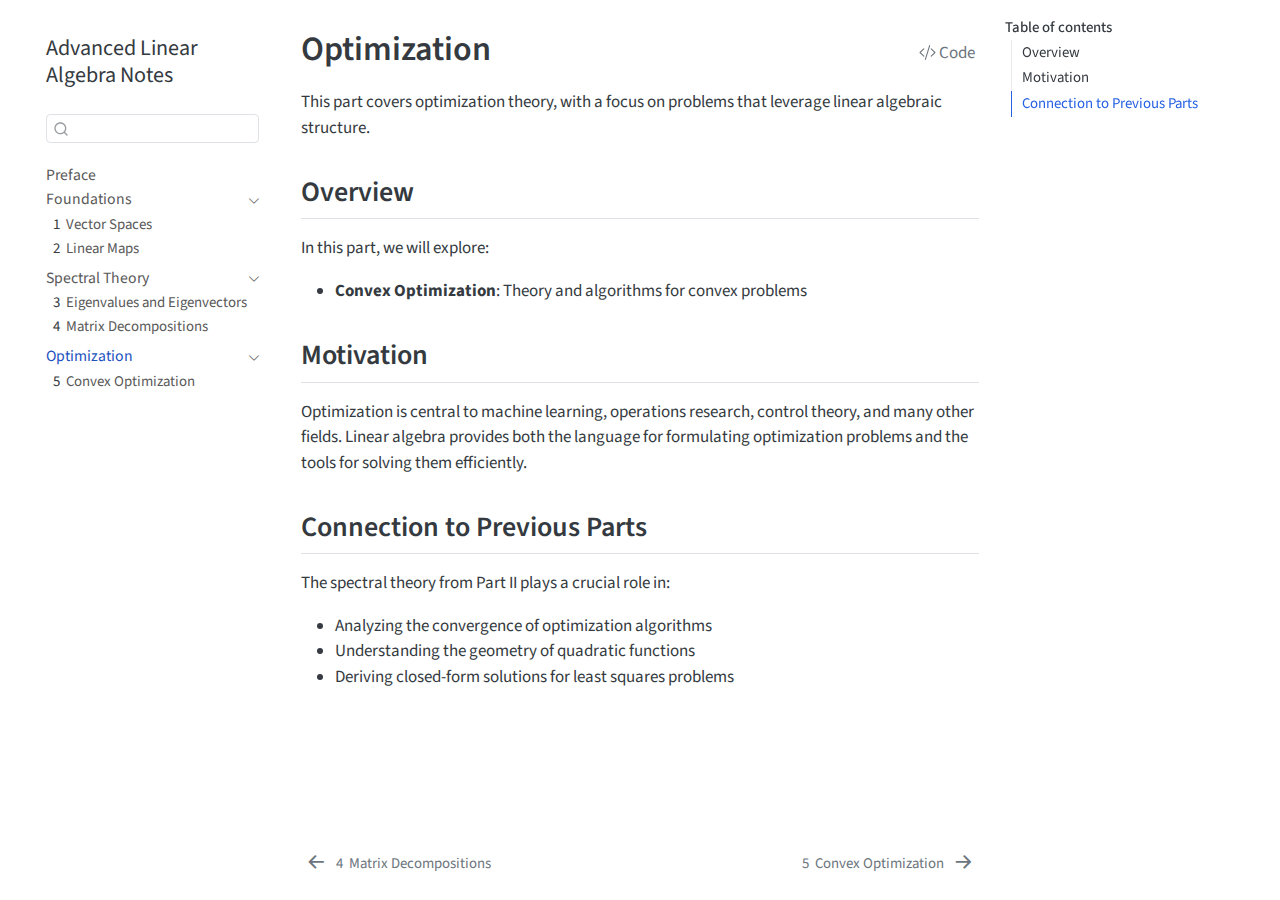
<file: _book/ch03-optimization/index.html>
<!DOCTYPE html>
<html xmlns="http://www.w3.org/1999/xhtml" lang="en" xml:lang="en"><head>

<meta charset="utf-8">
<meta name="generator" content="quarto-1.8.26">

<meta name="viewport" content="width=device-width, initial-scale=1.0, user-scalable=yes">


<title>Optimization – Advanced Linear Algebra Notes</title>
<style>
code{white-space: pre-wrap;}
span.smallcaps{font-variant: small-caps;}
div.columns{display: flex; gap: min(4vw, 1.5em);}
div.column{flex: auto; overflow-x: auto;}
div.hanging-indent{margin-left: 1.5em; text-indent: -1.5em;}
ul.task-list{list-style: none;}
ul.task-list li input[type="checkbox"] {
  width: 0.8em;
  margin: 0 0.8em 0.2em -1em; /* quarto-specific, see https://github.com/quarto-dev/quarto-cli/issues/4556 */ 
  vertical-align: middle;
}
/* CSS for syntax highlighting */
html { -webkit-text-size-adjust: 100%; }
pre > code.sourceCode { white-space: pre; position: relative; }
pre > code.sourceCode > span { display: inline-block; line-height: 1.25; }
pre > code.sourceCode > span:empty { height: 1.2em; }
.sourceCode { overflow: visible; }
code.sourceCode > span { color: inherit; text-decoration: inherit; }
div.sourceCode { margin: 1em 0; }
pre.sourceCode { margin: 0; }
@media screen {
div.sourceCode { overflow: auto; }
}
@media print {
pre > code.sourceCode { white-space: pre-wrap; }
pre > code.sourceCode > span { text-indent: -5em; padding-left: 5em; }
}
pre.numberSource code
  { counter-reset: source-line 0; }
pre.numberSource code > span
  { position: relative; left: -4em; counter-increment: source-line; }
pre.numberSource code > span > a:first-child::before
  { content: counter(source-line);
    position: relative; left: -1em; text-align: right; vertical-align: baseline;
    border: none; display: inline-block;
    -webkit-touch-callout: none; -webkit-user-select: none;
    -khtml-user-select: none; -moz-user-select: none;
    -ms-user-select: none; user-select: none;
    padding: 0 4px; width: 4em;
  }
pre.numberSource { margin-left: 3em;  padding-left: 4px; }
div.sourceCode
  {   }
@media screen {
pre > code.sourceCode > span > a:first-child::before { text-decoration: underline; }
}
</style>


<script src="../site_libs/quarto-nav/quarto-nav.js"></script>
<script src="../site_libs/quarto-nav/headroom.min.js"></script>
<script src="../site_libs/clipboard/clipboard.min.js"></script>
<script src="../site_libs/quarto-search/autocomplete.umd.js"></script>
<script src="../site_libs/quarto-search/fuse.min.js"></script>
<script src="../site_libs/quarto-search/quarto-search.js"></script>
<meta name="quarto:offset" content="../">
<link href="../ch03-optimization/01-convex-optimization.html" rel="next">
<link href="../ch02-spectral-theory/02-decompositions.html" rel="prev">
<script src="../site_libs/quarto-html/quarto.js" type="module"></script>
<script src="../site_libs/quarto-html/tabsets/tabsets.js" type="module"></script>
<script src="../site_libs/quarto-html/axe/axe-check.js" type="module"></script>
<script src="../site_libs/quarto-html/popper.min.js"></script>
<script src="../site_libs/quarto-html/tippy.umd.min.js"></script>
<script src="../site_libs/quarto-html/anchor.min.js"></script>
<link href="../site_libs/quarto-html/tippy.css" rel="stylesheet">
<link href="../site_libs/quarto-html/quarto-syntax-highlighting-587c61ba64f3a5504c4d52d930310e48.css" rel="stylesheet" id="quarto-text-highlighting-styles">
<script src="../site_libs/bootstrap/bootstrap.min.js"></script>
<link href="../site_libs/bootstrap/bootstrap-icons.css" rel="stylesheet">
<link href="../site_libs/bootstrap/bootstrap-27c261d06b905028a18691de25d09dde.min.css" rel="stylesheet" append-hash="true" id="quarto-bootstrap" data-mode="light">
<script id="quarto-search-options" type="application/json">{
  "location": "sidebar",
  "copy-button": false,
  "collapse-after": 3,
  "panel-placement": "start",
  "type": "textbox",
  "limit": 50,
  "keyboard-shortcut": [
    "f",
    "/",
    "s"
  ],
  "show-item-context": false,
  "language": {
    "search-no-results-text": "No results",
    "search-matching-documents-text": "matching documents",
    "search-copy-link-title": "Copy link to search",
    "search-hide-matches-text": "Hide additional matches",
    "search-more-match-text": "more match in this document",
    "search-more-matches-text": "more matches in this document",
    "search-clear-button-title": "Clear",
    "search-text-placeholder": "",
    "search-detached-cancel-button-title": "Cancel",
    "search-submit-button-title": "Submit",
    "search-label": "Search"
  }
}</script>


<link rel="stylesheet" href="../assets/custom.css">
</head>

<body class="nav-sidebar floating quarto-light">

<div id="quarto-search-results"></div>
  <header id="quarto-header" class="headroom fixed-top">
  <nav class="quarto-secondary-nav">
    <div class="container-fluid d-flex">
      <button type="button" class="quarto-btn-toggle btn" data-bs-toggle="collapse" role="button" data-bs-target=".quarto-sidebar-collapse-item" aria-controls="quarto-sidebar" aria-expanded="false" aria-label="Toggle sidebar navigation" onclick="if (window.quartoToggleHeadroom) { window.quartoToggleHeadroom(); }">
        <i class="bi bi-layout-text-sidebar-reverse"></i>
      </button>
        <nav class="quarto-page-breadcrumbs" aria-label="breadcrumb"><ol class="breadcrumb"><li class="breadcrumb-item"><a href="../ch03-optimization/index.html">Optimization</a></li></ol></nav>
        <a class="flex-grow-1" role="navigation" data-bs-toggle="collapse" data-bs-target=".quarto-sidebar-collapse-item" aria-controls="quarto-sidebar" aria-expanded="false" aria-label="Toggle sidebar navigation" onclick="if (window.quartoToggleHeadroom) { window.quartoToggleHeadroom(); }">      
        </a>
      <button type="button" class="btn quarto-search-button" aria-label="Search" onclick="window.quartoOpenSearch();">
        <i class="bi bi-search"></i>
      </button>
    </div>
  </nav>
</header>
<!-- content -->
<div id="quarto-content" class="quarto-container page-columns page-rows-contents page-layout-article">
<!-- sidebar -->
  <nav id="quarto-sidebar" class="sidebar collapse collapse-horizontal quarto-sidebar-collapse-item sidebar-navigation floating overflow-auto">
    <div class="pt-lg-2 mt-2 text-left sidebar-header">
    <div class="sidebar-title mb-0 py-0">
      <a href="../">Advanced Linear Algebra Notes</a> 
    </div>
      </div>
        <div class="mt-2 flex-shrink-0 align-items-center">
        <div class="sidebar-search">
        <div id="quarto-search" class="" title="Search"></div>
        </div>
        </div>
    <div class="sidebar-menu-container"> 
    <ul class="list-unstyled mt-1">
        <li class="sidebar-item">
  <div class="sidebar-item-container"> 
  <a href="../index.html" class="sidebar-item-text sidebar-link">
 <span class="menu-text">Preface</span></a>
  </div>
</li>
        <li class="sidebar-item sidebar-item-section">
      <div class="sidebar-item-container"> 
            <a href="../ch01-foundations/index.html" class="sidebar-item-text sidebar-link">
 <span class="menu-text">Foundations</span></a>
          <a class="sidebar-item-toggle text-start" data-bs-toggle="collapse" data-bs-target="#quarto-sidebar-section-1" role="navigation" aria-expanded="true" aria-label="Toggle section">
            <i class="bi bi-chevron-right ms-2"></i>
          </a> 
      </div>
      <ul id="quarto-sidebar-section-1" class="collapse list-unstyled sidebar-section depth1 show">  
          <li class="sidebar-item">
  <div class="sidebar-item-container"> 
  <a href="../ch01-foundations/01-vector-spaces.html" class="sidebar-item-text sidebar-link">
 <span class="menu-text"><span class="chapter-number">1</span>&nbsp; <span class="chapter-title">Vector Spaces</span></span></a>
  </div>
</li>
          <li class="sidebar-item">
  <div class="sidebar-item-container"> 
  <a href="../ch01-foundations/02-linear-maps.html" class="sidebar-item-text sidebar-link">
 <span class="menu-text"><span class="chapter-number">2</span>&nbsp; <span class="chapter-title">Linear Maps</span></span></a>
  </div>
</li>
      </ul>
  </li>
        <li class="sidebar-item sidebar-item-section">
      <div class="sidebar-item-container"> 
            <a href="../ch02-spectral-theory/index.html" class="sidebar-item-text sidebar-link">
 <span class="menu-text">Spectral Theory</span></a>
          <a class="sidebar-item-toggle text-start" data-bs-toggle="collapse" data-bs-target="#quarto-sidebar-section-2" role="navigation" aria-expanded="true" aria-label="Toggle section">
            <i class="bi bi-chevron-right ms-2"></i>
          </a> 
      </div>
      <ul id="quarto-sidebar-section-2" class="collapse list-unstyled sidebar-section depth1 show">  
          <li class="sidebar-item">
  <div class="sidebar-item-container"> 
  <a href="../ch02-spectral-theory/01-eigenvalues.html" class="sidebar-item-text sidebar-link">
 <span class="menu-text"><span class="chapter-number">3</span>&nbsp; <span class="chapter-title">Eigenvalues and Eigenvectors</span></span></a>
  </div>
</li>
          <li class="sidebar-item">
  <div class="sidebar-item-container"> 
  <a href="../ch02-spectral-theory/02-decompositions.html" class="sidebar-item-text sidebar-link">
 <span class="menu-text"><span class="chapter-number">4</span>&nbsp; <span class="chapter-title">Matrix Decompositions</span></span></a>
  </div>
</li>
      </ul>
  </li>
        <li class="sidebar-item sidebar-item-section">
      <div class="sidebar-item-container"> 
            <a href="../ch03-optimization/index.html" class="sidebar-item-text sidebar-link active">
 <span class="menu-text">Optimization</span></a>
          <a class="sidebar-item-toggle text-start" data-bs-toggle="collapse" data-bs-target="#quarto-sidebar-section-3" role="navigation" aria-expanded="true" aria-label="Toggle section">
            <i class="bi bi-chevron-right ms-2"></i>
          </a> 
      </div>
      <ul id="quarto-sidebar-section-3" class="collapse list-unstyled sidebar-section depth1 show">  
          <li class="sidebar-item">
  <div class="sidebar-item-container"> 
  <a href="../ch03-optimization/01-convex-optimization.html" class="sidebar-item-text sidebar-link">
 <span class="menu-text"><span class="chapter-number">5</span>&nbsp; <span class="chapter-title">Convex Optimization</span></span></a>
  </div>
</li>
      </ul>
  </li>
    </ul>
    </div>
</nav>
<div id="quarto-sidebar-glass" class="quarto-sidebar-collapse-item" data-bs-toggle="collapse" data-bs-target=".quarto-sidebar-collapse-item"></div>
<!-- margin-sidebar -->
    <div id="quarto-margin-sidebar" class="sidebar margin-sidebar">
        <nav id="TOC" role="doc-toc" class="toc-active">
    <h2 id="toc-title">Table of contents</h2>
   
  <ul>
  <li><a href="#overview" id="toc-overview" class="nav-link active" data-scroll-target="#overview">Overview</a></li>
  <li><a href="#motivation" id="toc-motivation" class="nav-link" data-scroll-target="#motivation">Motivation</a></li>
  <li><a href="#connection-to-previous-parts" id="toc-connection-to-previous-parts" class="nav-link" data-scroll-target="#connection-to-previous-parts">Connection to Previous Parts</a></li>
  </ul>
</nav>
    </div>
<!-- main -->
<main class="content" id="quarto-document-content">

<header id="title-block-header" class="quarto-title-block default">
<div class="quarto-title">
<div class="quarto-title-block"><div><h1 class="title">Optimization</h1><button type="button" class="btn code-tools-button" id="quarto-code-tools-source"><i class="bi"></i> Code</button></div></div>
</div>



<div class="quarto-title-meta">

    
  
    
  </div>
  


</header>


<p>This part covers optimization theory, with a focus on problems that leverage linear algebraic structure.</p>
<section id="overview" class="level2">
<h2 class="anchored" data-anchor-id="overview">Overview</h2>
<p>In this part, we will explore:</p>
<ul>
<li><strong>Convex Optimization</strong>: Theory and algorithms for convex problems</li>
</ul>
</section>
<section id="motivation" class="level2">
<h2 class="anchored" data-anchor-id="motivation">Motivation</h2>
<p>Optimization is central to machine learning, operations research, control theory, and many other fields. Linear algebra provides both the language for formulating optimization problems and the tools for solving them efficiently.</p>
</section>
<section id="connection-to-previous-parts" class="level2">
<h2 class="anchored" data-anchor-id="connection-to-previous-parts">Connection to Previous Parts</h2>
<p>The spectral theory from Part II plays a crucial role in:</p>
<ul>
<li>Analyzing the convergence of optimization algorithms</li>
<li>Understanding the geometry of quadratic functions</li>
<li>Deriving closed-form solutions for least squares problems</li>
</ul>


<!-- -->

</section>

</main> <!-- /main -->
<script id="quarto-html-after-body" type="application/javascript">
  window.document.addEventListener("DOMContentLoaded", function (event) {
    const icon = "";
    const anchorJS = new window.AnchorJS();
    anchorJS.options = {
      placement: 'right',
      icon: icon
    };
    anchorJS.add('.anchored');
    const isCodeAnnotation = (el) => {
      for (const clz of el.classList) {
        if (clz.startsWith('code-annotation-')) {                     
          return true;
        }
      }
      return false;
    }
    const onCopySuccess = function(e) {
      // button target
      const button = e.trigger;
      // don't keep focus
      button.blur();
      // flash "checked"
      button.classList.add('code-copy-button-checked');
      var currentTitle = button.getAttribute("title");
      button.setAttribute("title", "Copied!");
      let tooltip;
      if (window.bootstrap) {
        button.setAttribute("data-bs-toggle", "tooltip");
        button.setAttribute("data-bs-placement", "left");
        button.setAttribute("data-bs-title", "Copied!");
        tooltip = new bootstrap.Tooltip(button, 
          { trigger: "manual", 
            customClass: "code-copy-button-tooltip",
            offset: [0, -8]});
        tooltip.show();    
      }
      setTimeout(function() {
        if (tooltip) {
          tooltip.hide();
          button.removeAttribute("data-bs-title");
          button.removeAttribute("data-bs-toggle");
          button.removeAttribute("data-bs-placement");
        }
        button.setAttribute("title", currentTitle);
        button.classList.remove('code-copy-button-checked');
      }, 1000);
      // clear code selection
      e.clearSelection();
    }
    const getTextToCopy = function(trigger) {
      const outerScaffold = trigger.parentElement.cloneNode(true);
      const codeEl = outerScaffold.querySelector('code');
      for (const childEl of codeEl.children) {
        if (isCodeAnnotation(childEl)) {
          childEl.remove();
        }
      }
      return codeEl.innerText;
    }
    const clipboard = new window.ClipboardJS('.code-copy-button:not([data-in-quarto-modal])', {
      text: getTextToCopy
    });
    clipboard.on('success', onCopySuccess);
    if (window.document.getElementById('quarto-embedded-source-code-modal')) {
      const clipboardModal = new window.ClipboardJS('.code-copy-button[data-in-quarto-modal]', {
        text: getTextToCopy,
        container: window.document.getElementById('quarto-embedded-source-code-modal')
      });
      clipboardModal.on('success', onCopySuccess);
    }
    const viewSource = window.document.getElementById('quarto-view-source') ||
                       window.document.getElementById('quarto-code-tools-source');
    if (viewSource) {
      const sourceUrl = viewSource.getAttribute("data-quarto-source-url");
      viewSource.addEventListener("click", function(e) {
        if (sourceUrl) {
          // rstudio viewer pane
          if (/\bcapabilities=\b/.test(window.location)) {
            window.open(sourceUrl);
          } else {
            window.location.href = sourceUrl;
          }
        } else {
          const modal = new bootstrap.Modal(document.getElementById('quarto-embedded-source-code-modal'));
          modal.show();
        }
        return false;
      });
    }
    function toggleCodeHandler(show) {
      return function(e) {
        const detailsSrc = window.document.querySelectorAll(".cell > details > .sourceCode");
        for (let i=0; i<detailsSrc.length; i++) {
          const details = detailsSrc[i].parentElement;
          if (show) {
            details.open = true;
          } else {
            details.removeAttribute("open");
          }
        }
        const cellCodeDivs = window.document.querySelectorAll(".cell > .sourceCode");
        const fromCls = show ? "hidden" : "unhidden";
        const toCls = show ? "unhidden" : "hidden";
        for (let i=0; i<cellCodeDivs.length; i++) {
          const codeDiv = cellCodeDivs[i];
          if (codeDiv.classList.contains(fromCls)) {
            codeDiv.classList.remove(fromCls);
            codeDiv.classList.add(toCls);
          } 
        }
        return false;
      }
    }
    const hideAllCode = window.document.getElementById("quarto-hide-all-code");
    if (hideAllCode) {
      hideAllCode.addEventListener("click", toggleCodeHandler(false));
    }
    const showAllCode = window.document.getElementById("quarto-show-all-code");
    if (showAllCode) {
      showAllCode.addEventListener("click", toggleCodeHandler(true));
    }
      var localhostRegex = new RegExp(/^(?:http|https):\/\/localhost\:?[0-9]*\//);
      var mailtoRegex = new RegExp(/^mailto:/);
        var filterRegex = new RegExp('/' + window.location.host + '/');
      var isInternal = (href) => {
          return filterRegex.test(href) || localhostRegex.test(href) || mailtoRegex.test(href);
      }
      // Inspect non-navigation links and adorn them if external
     var links = window.document.querySelectorAll('a[href]:not(.nav-link):not(.navbar-brand):not(.toc-action):not(.sidebar-link):not(.sidebar-item-toggle):not(.pagination-link):not(.no-external):not([aria-hidden]):not(.dropdown-item):not(.quarto-navigation-tool):not(.about-link)');
      for (var i=0; i<links.length; i++) {
        const link = links[i];
        if (!isInternal(link.href)) {
          // undo the damage that might have been done by quarto-nav.js in the case of
          // links that we want to consider external
          if (link.dataset.originalHref !== undefined) {
            link.href = link.dataset.originalHref;
          }
        }
      }
    function tippyHover(el, contentFn, onTriggerFn, onUntriggerFn) {
      const config = {
        allowHTML: true,
        maxWidth: 500,
        delay: 100,
        arrow: false,
        appendTo: function(el) {
            return el.parentElement;
        },
        interactive: true,
        interactiveBorder: 10,
        theme: 'quarto',
        placement: 'bottom-start',
      };
      if (contentFn) {
        config.content = contentFn;
      }
      if (onTriggerFn) {
        config.onTrigger = onTriggerFn;
      }
      if (onUntriggerFn) {
        config.onUntrigger = onUntriggerFn;
      }
      window.tippy(el, config); 
    }
    const noterefs = window.document.querySelectorAll('a[role="doc-noteref"]');
    for (var i=0; i<noterefs.length; i++) {
      const ref = noterefs[i];
      tippyHover(ref, function() {
        // use id or data attribute instead here
        let href = ref.getAttribute('data-footnote-href') || ref.getAttribute('href');
        try { href = new URL(href).hash; } catch {}
        const id = href.replace(/^#\/?/, "");
        const note = window.document.getElementById(id);
        if (note) {
          return note.innerHTML;
        } else {
          return "";
        }
      });
    }
    const xrefs = window.document.querySelectorAll('a.quarto-xref');
    const processXRef = (id, note) => {
      // Strip column container classes
      const stripColumnClz = (el) => {
        el.classList.remove("page-full", "page-columns");
        if (el.children) {
          for (const child of el.children) {
            stripColumnClz(child);
          }
        }
      }
      stripColumnClz(note)
      if (id === null || id.startsWith('sec-')) {
        // Special case sections, only their first couple elements
        const container = document.createElement("div");
        if (note.children && note.children.length > 2) {
          container.appendChild(note.children[0].cloneNode(true));
          for (let i = 1; i < note.children.length; i++) {
            const child = note.children[i];
            if (child.tagName === "P" && child.innerText === "") {
              continue;
            } else {
              container.appendChild(child.cloneNode(true));
              break;
            }
          }
          if (window.Quarto?.typesetMath) {
            window.Quarto.typesetMath(container);
          }
          return container.innerHTML
        } else {
          if (window.Quarto?.typesetMath) {
            window.Quarto.typesetMath(note);
          }
          return note.innerHTML;
        }
      } else {
        // Remove any anchor links if they are present
        const anchorLink = note.querySelector('a.anchorjs-link');
        if (anchorLink) {
          anchorLink.remove();
        }
        if (window.Quarto?.typesetMath) {
          window.Quarto.typesetMath(note);
        }
        if (note.classList.contains("callout")) {
          return note.outerHTML;
        } else {
          return note.innerHTML;
        }
      }
    }
    for (var i=0; i<xrefs.length; i++) {
      const xref = xrefs[i];
      tippyHover(xref, undefined, function(instance) {
        instance.disable();
        let url = xref.getAttribute('href');
        let hash = undefined; 
        if (url.startsWith('#')) {
          hash = url;
        } else {
          try { hash = new URL(url).hash; } catch {}
        }
        if (hash) {
          const id = hash.replace(/^#\/?/, "");
          const note = window.document.getElementById(id);
          if (note !== null) {
            try {
              const html = processXRef(id, note.cloneNode(true));
              instance.setContent(html);
            } finally {
              instance.enable();
              instance.show();
            }
          } else {
            // See if we can fetch this
            fetch(url.split('#')[0])
            .then(res => res.text())
            .then(html => {
              const parser = new DOMParser();
              const htmlDoc = parser.parseFromString(html, "text/html");
              const note = htmlDoc.getElementById(id);
              if (note !== null) {
                const html = processXRef(id, note);
                instance.setContent(html);
              } 
            }).finally(() => {
              instance.enable();
              instance.show();
            });
          }
        } else {
          // See if we can fetch a full url (with no hash to target)
          // This is a special case and we should probably do some content thinning / targeting
          fetch(url)
          .then(res => res.text())
          .then(html => {
            const parser = new DOMParser();
            const htmlDoc = parser.parseFromString(html, "text/html");
            const note = htmlDoc.querySelector('main.content');
            if (note !== null) {
              // This should only happen for chapter cross references
              // (since there is no id in the URL)
              // remove the first header
              if (note.children.length > 0 && note.children[0].tagName === "HEADER") {
                note.children[0].remove();
              }
              const html = processXRef(null, note);
              instance.setContent(html);
            } 
          }).finally(() => {
            instance.enable();
            instance.show();
          });
        }
      }, function(instance) {
      });
    }
        let selectedAnnoteEl;
        const selectorForAnnotation = ( cell, annotation) => {
          let cellAttr = 'data-code-cell="' + cell + '"';
          let lineAttr = 'data-code-annotation="' +  annotation + '"';
          const selector = 'span[' + cellAttr + '][' + lineAttr + ']';
          return selector;
        }
        const selectCodeLines = (annoteEl) => {
          const doc = window.document;
          const targetCell = annoteEl.getAttribute("data-target-cell");
          const targetAnnotation = annoteEl.getAttribute("data-target-annotation");
          const annoteSpan = window.document.querySelector(selectorForAnnotation(targetCell, targetAnnotation));
          const lines = annoteSpan.getAttribute("data-code-lines").split(",");
          const lineIds = lines.map((line) => {
            return targetCell + "-" + line;
          })
          let top = null;
          let height = null;
          let parent = null;
          if (lineIds.length > 0) {
              //compute the position of the single el (top and bottom and make a div)
              const el = window.document.getElementById(lineIds[0]);
              top = el.offsetTop;
              height = el.offsetHeight;
              parent = el.parentElement.parentElement;
            if (lineIds.length > 1) {
              const lastEl = window.document.getElementById(lineIds[lineIds.length - 1]);
              const bottom = lastEl.offsetTop + lastEl.offsetHeight;
              height = bottom - top;
            }
            if (top !== null && height !== null && parent !== null) {
              // cook up a div (if necessary) and position it 
              let div = window.document.getElementById("code-annotation-line-highlight");
              if (div === null) {
                div = window.document.createElement("div");
                div.setAttribute("id", "code-annotation-line-highlight");
                div.style.position = 'absolute';
                parent.appendChild(div);
              }
              div.style.top = top - 2 + "px";
              div.style.height = height + 4 + "px";
              div.style.left = 0;
              let gutterDiv = window.document.getElementById("code-annotation-line-highlight-gutter");
              if (gutterDiv === null) {
                gutterDiv = window.document.createElement("div");
                gutterDiv.setAttribute("id", "code-annotation-line-highlight-gutter");
                gutterDiv.style.position = 'absolute';
                const codeCell = window.document.getElementById(targetCell);
                const gutter = codeCell.querySelector('.code-annotation-gutter');
                gutter.appendChild(gutterDiv);
              }
              gutterDiv.style.top = top - 2 + "px";
              gutterDiv.style.height = height + 4 + "px";
            }
            selectedAnnoteEl = annoteEl;
          }
        };
        const unselectCodeLines = () => {
          const elementsIds = ["code-annotation-line-highlight", "code-annotation-line-highlight-gutter"];
          elementsIds.forEach((elId) => {
            const div = window.document.getElementById(elId);
            if (div) {
              div.remove();
            }
          });
          selectedAnnoteEl = undefined;
        };
          // Handle positioning of the toggle
      window.addEventListener(
        "resize",
        throttle(() => {
          elRect = undefined;
          if (selectedAnnoteEl) {
            selectCodeLines(selectedAnnoteEl);
          }
        }, 10)
      );
      function throttle(fn, ms) {
      let throttle = false;
      let timer;
        return (...args) => {
          if(!throttle) { // first call gets through
              fn.apply(this, args);
              throttle = true;
          } else { // all the others get throttled
              if(timer) clearTimeout(timer); // cancel #2
              timer = setTimeout(() => {
                fn.apply(this, args);
                timer = throttle = false;
              }, ms);
          }
        };
      }
        // Attach click handler to the DT
        const annoteDls = window.document.querySelectorAll('dt[data-target-cell]');
        for (const annoteDlNode of annoteDls) {
          annoteDlNode.addEventListener('click', (event) => {
            const clickedEl = event.target;
            if (clickedEl !== selectedAnnoteEl) {
              unselectCodeLines();
              const activeEl = window.document.querySelector('dt[data-target-cell].code-annotation-active');
              if (activeEl) {
                activeEl.classList.remove('code-annotation-active');
              }
              selectCodeLines(clickedEl);
              clickedEl.classList.add('code-annotation-active');
            } else {
              // Unselect the line
              unselectCodeLines();
              clickedEl.classList.remove('code-annotation-active');
            }
          });
        }
    const findCites = (el) => {
      const parentEl = el.parentElement;
      if (parentEl) {
        const cites = parentEl.dataset.cites;
        if (cites) {
          return {
            el,
            cites: cites.split(' ')
          };
        } else {
          return findCites(el.parentElement)
        }
      } else {
        return undefined;
      }
    };
    var bibliorefs = window.document.querySelectorAll('a[role="doc-biblioref"]');
    for (var i=0; i<bibliorefs.length; i++) {
      const ref = bibliorefs[i];
      const citeInfo = findCites(ref);
      if (citeInfo) {
        tippyHover(citeInfo.el, function() {
          var popup = window.document.createElement('div');
          citeInfo.cites.forEach(function(cite) {
            var citeDiv = window.document.createElement('div');
            citeDiv.classList.add('hanging-indent');
            citeDiv.classList.add('csl-entry');
            var biblioDiv = window.document.getElementById('ref-' + cite);
            if (biblioDiv) {
              citeDiv.innerHTML = biblioDiv.innerHTML;
            }
            popup.appendChild(citeDiv);
          });
          return popup.innerHTML;
        });
      }
    }
  });
  </script>
<nav class="page-navigation">
  <div class="nav-page nav-page-previous">
      <a href="../ch02-spectral-theory/02-decompositions.html" class="pagination-link" aria-label="Matrix Decompositions">
        <i class="bi bi-arrow-left-short"></i> <span class="nav-page-text"><span class="chapter-number">4</span>&nbsp; <span class="chapter-title">Matrix Decompositions</span></span>
      </a>          
  </div>
  <div class="nav-page nav-page-next">
      <a href="../ch03-optimization/01-convex-optimization.html" class="pagination-link" aria-label="Convex Optimization">
        <span class="nav-page-text"><span class="chapter-number">5</span>&nbsp; <span class="chapter-title">Convex Optimization</span></span> <i class="bi bi-arrow-right-short"></i>
      </a>
  </div>
</nav><div class="modal fade" id="quarto-embedded-source-code-modal" tabindex="-1" aria-labelledby="quarto-embedded-source-code-modal-label" aria-hidden="true"><div class="modal-dialog modal-dialog-scrollable"><div class="modal-content"><div class="modal-header"><h5 class="modal-title" id="quarto-embedded-source-code-modal-label">Source Code</h5><button class="btn-close" data-bs-dismiss="modal"></button></div><div class="modal-body"><div class="">
<div class="code-copy-outer-scaffold"><div class="sourceCode" id="cb1" data-shortcodes="false"><pre class="sourceCode markdown code-with-copy"><code class="sourceCode markdown"><span id="cb1-1"><a href="#cb1-1" aria-hidden="true" tabindex="-1"></a><span class="fu"># Optimization {.unnumbered}</span></span>
<span id="cb1-2"><a href="#cb1-2" aria-hidden="true" tabindex="-1"></a></span>
<span id="cb1-3"><a href="#cb1-3" aria-hidden="true" tabindex="-1"></a>This part covers optimization theory, with a focus on problems that leverage linear algebraic structure.</span>
<span id="cb1-4"><a href="#cb1-4" aria-hidden="true" tabindex="-1"></a></span>
<span id="cb1-5"><a href="#cb1-5" aria-hidden="true" tabindex="-1"></a><span class="fu">## Overview</span></span>
<span id="cb1-6"><a href="#cb1-6" aria-hidden="true" tabindex="-1"></a></span>
<span id="cb1-7"><a href="#cb1-7" aria-hidden="true" tabindex="-1"></a>In this part, we will explore:</span>
<span id="cb1-8"><a href="#cb1-8" aria-hidden="true" tabindex="-1"></a></span>
<span id="cb1-9"><a href="#cb1-9" aria-hidden="true" tabindex="-1"></a><span class="ss">- </span>**Convex Optimization**: Theory and algorithms for convex problems</span>
<span id="cb1-10"><a href="#cb1-10" aria-hidden="true" tabindex="-1"></a></span>
<span id="cb1-11"><a href="#cb1-11" aria-hidden="true" tabindex="-1"></a><span class="fu">## Motivation</span></span>
<span id="cb1-12"><a href="#cb1-12" aria-hidden="true" tabindex="-1"></a></span>
<span id="cb1-13"><a href="#cb1-13" aria-hidden="true" tabindex="-1"></a>Optimization is central to machine learning, operations research, control theory, and many other fields. Linear algebra provides both the language for formulating optimization problems and the tools for solving them efficiently.</span>
<span id="cb1-14"><a href="#cb1-14" aria-hidden="true" tabindex="-1"></a></span>
<span id="cb1-15"><a href="#cb1-15" aria-hidden="true" tabindex="-1"></a><span class="fu">## Connection to Previous Parts</span></span>
<span id="cb1-16"><a href="#cb1-16" aria-hidden="true" tabindex="-1"></a></span>
<span id="cb1-17"><a href="#cb1-17" aria-hidden="true" tabindex="-1"></a>The spectral theory from Part II plays a crucial role in:</span>
<span id="cb1-18"><a href="#cb1-18" aria-hidden="true" tabindex="-1"></a></span>
<span id="cb1-19"><a href="#cb1-19" aria-hidden="true" tabindex="-1"></a><span class="ss">- </span>Analyzing the convergence of optimization algorithms</span>
<span id="cb1-20"><a href="#cb1-20" aria-hidden="true" tabindex="-1"></a><span class="ss">- </span>Understanding the geometry of quadratic functions</span>
<span id="cb1-21"><a href="#cb1-21" aria-hidden="true" tabindex="-1"></a><span class="ss">- </span>Deriving closed-form solutions for least squares problems</span></code></pre></div><button title="Copy to Clipboard" class="code-copy-button" data-in-quarto-modal=""><i class="bi"></i></button></div>
</div></div></div></div></div>
</div> <!-- /content -->
<script>
// Add PDF download link to each page (skip index pages which have no PDFs)
document.addEventListener('DOMContentLoaded', function() {
  var path = window.location.pathname;
  
  // Skip index pages - they don't have individual PDFs
  if (path.endsWith('/') || path.endsWith('/index.html') || path === '/index.html') {
    return;
  }
  
  var pdfPath = path.replace(/\.html$/, '.pdf');
  
  var link = document.createElement('a');
  link.href = pdfPath;
  link.className = 'btn btn-outline-primary btn-sm pdf-download-btn';
  link.innerHTML = '<i class="bi bi-file-pdf"></i> Download PDF';
  link.style.cssText = 'position:fixed;bottom:20px;right:20px;z-index:1000;';
  document.body.appendChild(link);
});
</script>




</body></html>
</file>
<file: _book/site_libs/quarto-html/tippy.css>
.tippy-box[data-animation=fade][data-state=hidden]{opacity:0}[data-tippy-root]{max-width:calc(100vw - 10px)}.tippy-box{position:relative;background-color:#333;color:#fff;border-radius:4px;font-size:14px;line-height:1.4;white-space:normal;outline:0;transition-property:transform,visibility,opacity}.tippy-box[data-placement^=top]>.tippy-arrow{bottom:0}.tippy-box[data-placement^=top]>.tippy-arrow:before{bottom:-7px;left:0;border-width:8px 8px 0;border-top-color:initial;transform-origin:center top}.tippy-box[data-placement^=bottom]>.tippy-arrow{top:0}.tippy-box[data-placement^=bottom]>.tippy-arrow:before{top:-7px;left:0;border-width:0 8px 8px;border-bottom-color:initial;transform-origin:center bottom}.tippy-box[data-placement^=left]>.tippy-arrow{right:0}.tippy-box[data-placement^=left]>.tippy-arrow:before{border-width:8px 0 8px 8px;border-left-color:initial;right:-7px;transform-origin:center left}.tippy-box[data-placement^=right]>.tippy-arrow{left:0}.tippy-box[data-placement^=right]>.tippy-arrow:before{left:-7px;border-width:8px 8px 8px 0;border-right-color:initial;transform-origin:center right}.tippy-box[data-inertia][data-state=visible]{transition-timing-function:cubic-bezier(.54,1.5,.38,1.11)}.tippy-arrow{width:16px;height:16px;color:#333}.tippy-arrow:before{content:"";position:absolute;border-color:transparent;border-style:solid}.tippy-content{position:relative;padding:5px 9px;z-index:1}
</file>
<file: _book/site_libs/quarto-html/quarto-syntax-highlighting-587c61ba64f3a5504c4d52d930310e48.css>
/* quarto syntax highlight colors */
:root {
  --quarto-hl-ot-color: #003B4F;
  --quarto-hl-at-color: #657422;
  --quarto-hl-ss-color: #20794D;
  --quarto-hl-an-color: #5E5E5E;
  --quarto-hl-fu-color: #4758AB;
  --quarto-hl-st-color: #20794D;
  --quarto-hl-cf-color: #003B4F;
  --quarto-hl-op-color: #5E5E5E;
  --quarto-hl-er-color: #AD0000;
  --quarto-hl-bn-color: #AD0000;
  --quarto-hl-al-color: #AD0000;
  --quarto-hl-va-color: #111111;
  --quarto-hl-bu-color: inherit;
  --quarto-hl-ex-color: inherit;
  --quarto-hl-pp-color: #AD0000;
  --quarto-hl-in-color: #5E5E5E;
  --quarto-hl-vs-color: #20794D;
  --quarto-hl-wa-color: #5E5E5E;
  --quarto-hl-do-color: #5E5E5E;
  --quarto-hl-im-color: #00769E;
  --quarto-hl-ch-color: #20794D;
  --quarto-hl-dt-color: #AD0000;
  --quarto-hl-fl-color: #AD0000;
  --quarto-hl-co-color: #5E5E5E;
  --quarto-hl-cv-color: #5E5E5E;
  --quarto-hl-cn-color: #8f5902;
  --quarto-hl-sc-color: #5E5E5E;
  --quarto-hl-dv-color: #AD0000;
  --quarto-hl-kw-color: #003B4F;
}

/* other quarto variables */
:root {
  --quarto-font-monospace: SFMono-Regular, Menlo, Monaco, Consolas, "Liberation Mono", "Courier New", monospace;
}

/* syntax highlight based on Pandoc's rules */
pre > code.sourceCode > span {
  color: #003B4F;
}

code.sourceCode > span {
  color: #003B4F;
}

div.sourceCode,
div.sourceCode pre.sourceCode {
  color: #003B4F;
}

/* Normal */
code span {
  color: #003B4F;
}

/* Alert */
code span.al {
  color: #AD0000;
  font-style: inherit;
}

/* Annotation */
code span.an {
  color: #5E5E5E;
  font-style: inherit;
}

/* Attribute */
code span.at {
  color: #657422;
  font-style: inherit;
}

/* BaseN */
code span.bn {
  color: #AD0000;
  font-style: inherit;
}

/* BuiltIn */
code span.bu {
  font-style: inherit;
}

/* ControlFlow */
code span.cf {
  color: #003B4F;
  font-weight: bold;
  font-style: inherit;
}

/* Char */
code span.ch {
  color: #20794D;
  font-style: inherit;
}

/* Constant */
code span.cn {
  color: #8f5902;
  font-style: inherit;
}

/* Comment */
code span.co {
  color: #5E5E5E;
  font-style: inherit;
}

/* CommentVar */
code span.cv {
  color: #5E5E5E;
  font-style: italic;
}

/* Documentation */
code span.do {
  color: #5E5E5E;
  font-style: italic;
}

/* DataType */
code span.dt {
  color: #AD0000;
  font-style: inherit;
}

/* DecVal */
code span.dv {
  color: #AD0000;
  font-style: inherit;
}

/* Error */
code span.er {
  color: #AD0000;
  font-style: inherit;
}

/* Extension */
code span.ex {
  font-style: inherit;
}

/* Float */
code span.fl {
  color: #AD0000;
  font-style: inherit;
}

/* Function */
code span.fu {
  color: #4758AB;
  font-style: inherit;
}

/* Import */
code span.im {
  color: #00769E;
  font-style: inherit;
}

/* Information */
code span.in {
  color: #5E5E5E;
  font-style: inherit;
}

/* Keyword */
code span.kw {
  color: #003B4F;
  font-weight: bold;
  font-style: inherit;
}

/* Operator */
code span.op {
  color: #5E5E5E;
  font-style: inherit;
}

/* Other */
code span.ot {
  color: #003B4F;
  font-style: inherit;
}

/* Preprocessor */
code span.pp {
  color: #AD0000;
  font-style: inherit;
}

/* SpecialChar */
code span.sc {
  color: #5E5E5E;
  font-style: inherit;
}

/* SpecialString */
code span.ss {
  color: #20794D;
  font-style: inherit;
}

/* String */
code span.st {
  color: #20794D;
  font-style: inherit;
}

/* Variable */
code span.va {
  color: #111111;
  font-style: inherit;
}

/* VerbatimString */
code span.vs {
  color: #20794D;
  font-style: inherit;
}

/* Warning */
code span.wa {
  color: #5E5E5E;
  font-style: italic;
}

.prevent-inlining {
  content: "</";
}

/*# sourceMappingURL=2dce1cc6c82594539e1579de68416b47.css.map */
</file>
<file: _book/assets/custom.css>
/* custom.css */

/* ========================================
   Quarto Theorem Environments - Color Scheme
   ======================================== */

/* --- Base style for full-box theorem environments --- */
.theorem, .lemma, .corollary, .proposition, .conjecture,
.definition, .example, .exercise {
  padding: 1rem;
  margin-bottom: 1.5rem;
  border-radius: 4px;
  border-left: 4px solid;
  box-shadow: 0 2px 4px rgba(0,0,0,0.05);
  font-style: normal;  /* No italics */
}

/* Remove italics from theorem content */
.theorem p, .lemma p, .corollary p, .proposition p, .conjecture p,
.definition p, .example p, .exercise p {
  font-style: normal;
}

/* --- Theorem (Blue) --- */
.theorem {
  background-color: #eef6ff;
  border-left-color: #4087e8;
}

/* --- Lemma (Yellow/Amber) --- */
.lemma {
  background-color: #fff8e1;
  border-left-color: #ffa000;
}

/* --- Corollary (Cyan) --- */
.corollary {
  background-color: #e0f7fa;
  border-left-color: #00acc1;
}

/* --- Proposition (Indigo) --- */
.proposition {
  background-color: #e8eaf6;
  border-left-color: #5c6bc0;
}

/* --- Conjecture (Purple) --- */
.conjecture {
  background-color: #f3e5f5;
  border-left-color: #ab47bc;
}

/* --- Definition (Pink/Red) --- */
.definition {
  background-color: #fce4ec;
  border-left-color: #e91e63;
}

/* --- Example (Green) --- */
.example {
  background-color: #e8f5e9;
  border-left-color: #4caf50;
}

/* --- Exercise (Orange) --- */
.exercise {
  background-color: #fff3e0;
  border-left-color: #ff9800;
}

/* --- Solution, Remark, Proof, Algorithm (Unified: grey bar on left) --- */
.solution, .remark, .proof, .algorithm {
  margin-top: 1rem;
  margin-bottom: 1.5rem;
  padding: 0.75rem 1rem;
  border-left: 3px solid #bdbdbd;
  background-color: white;
  box-shadow: none;
  border-radius: 0;
  color: #555555;
}

/* Hide numbering for solution and remark in HTML */
/* Use content replacement to show title without number */
.solution > p > .proof-title > em,
.remark > p > .proof-title > em {
  font-size: 0;
}
.solution > p > .proof-title > em::before {
  content: "Solution";
  font-size: 1rem;
  font-style: italic;
}
.remark > p > .proof-title > em::before {
  content: "Remark";
  font-size: 1rem;
  font-style: italic;
}

/* --- Titles for all environments --- */
.theorem-title, .lemma-title, .corollary-title, .proposition-title, 
.conjecture-title, .definition-title, .example-title, .exercise-title, 
.solution-title, .remark-title, .algorithm-title, .proof-title {
  font-weight: bold;
  display: block;
  margin-bottom: 0.5rem;
  color: inherit;
  font-style: normal;
}

/* --- 修正 Tippy.js Tooltip 樣式 (Quarto 使用 Tippy.js，不是 Bootstrap Popover) --- */

/* 主容器 */
.tippy-box[data-theme="quarto"] {
  max-width: 600px !important;
  width: max-content !important;
  background-color: #ffffff !important;
  border: 1px solid #ccc !important;
  box-shadow: 0 4px 12px rgba(0,0,0,0.15) !important;
  border-radius: 6px !important;
}

/* 內容區 - 關鍵：移除高度限制讓內容完整顯示 */
.tippy-box[data-theme="quarto"] .tippy-content {
  padding: 8px 12px !important;
  overflow: visible !important;      /* 完全移除卷軸 */
  height: auto !important;           /* 高度自動適應內容 */
  max-height: none !important;       /* 移除最大高度限制 */
}

/* 關鍵修正：移除 .math.display 的預設間距 */
.tippy-content .math.display {
  display: block !important;
  margin: 0 !important;
  padding: 0 !important;
}

/* 移除段落的預設外距 */
.tippy-content p {
  margin: 0 !important;
  padding: 0 !important;
}

/* 針對 MathJax 容器的微調 */
.tippy-content mjx-container {
  margin: 0 !important;
  padding: 0 !important;
}

.tippy-content mjx-container[display="true"] {
  margin: 0 !important;
  padding: 0 !important;
}

/* 箭頭顏色配合背景 */
.tippy-box[data-theme="quarto"] .tippy-arrow::before {
  border-bottom-color: #ffffff !important;
  border-top-color: #ffffff !important;
}
</file>
